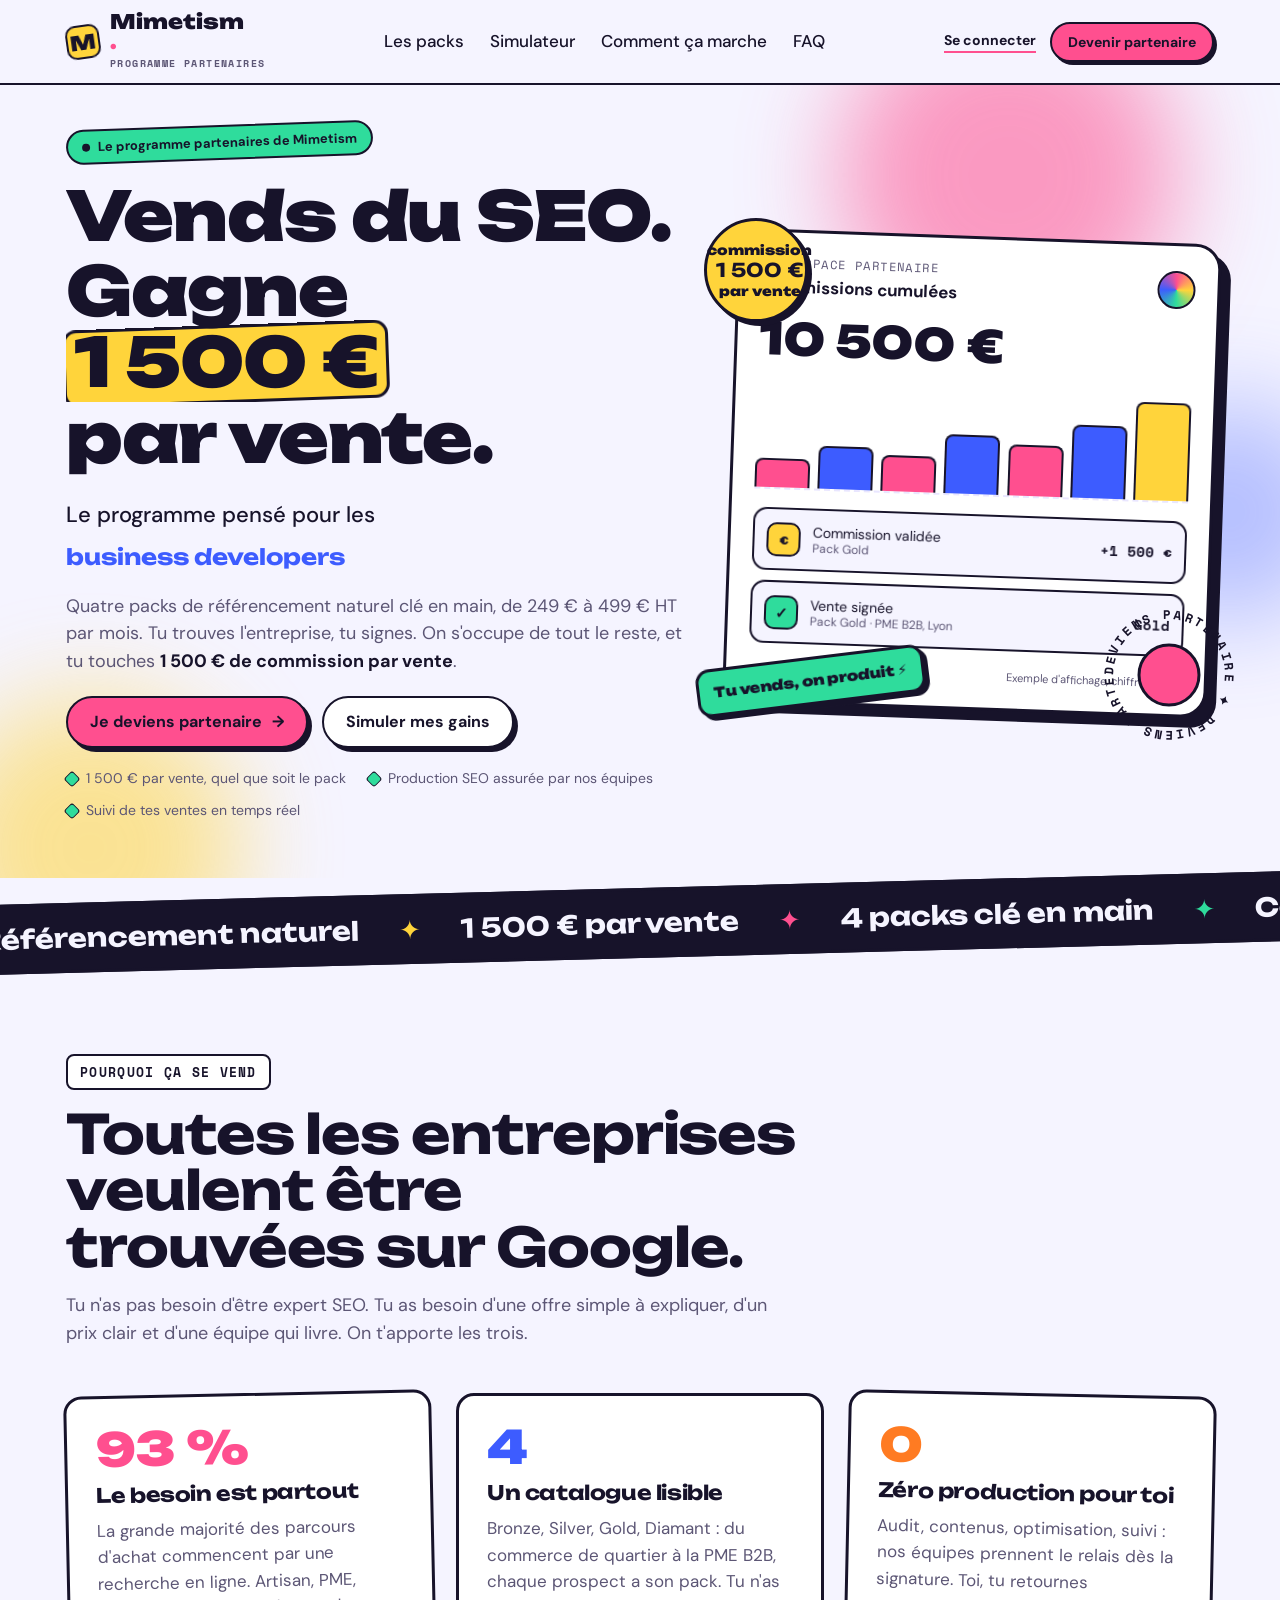
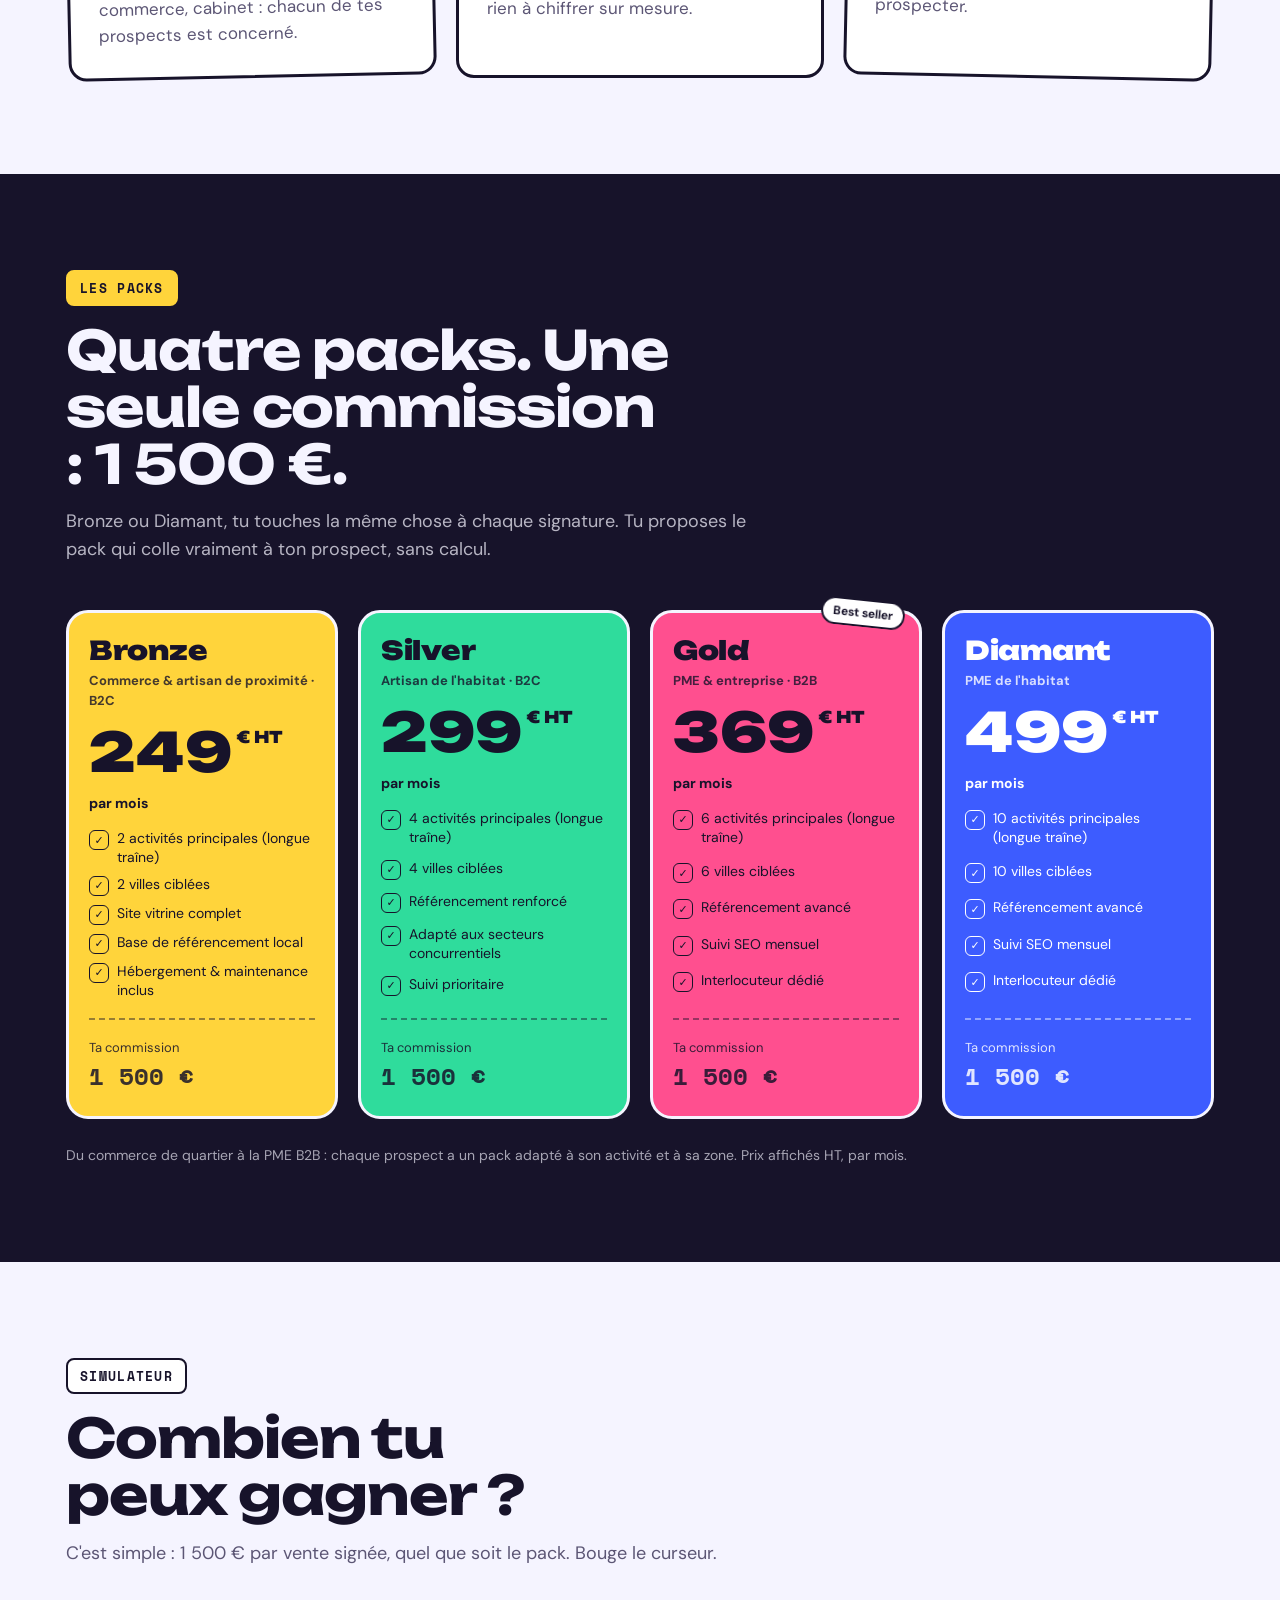
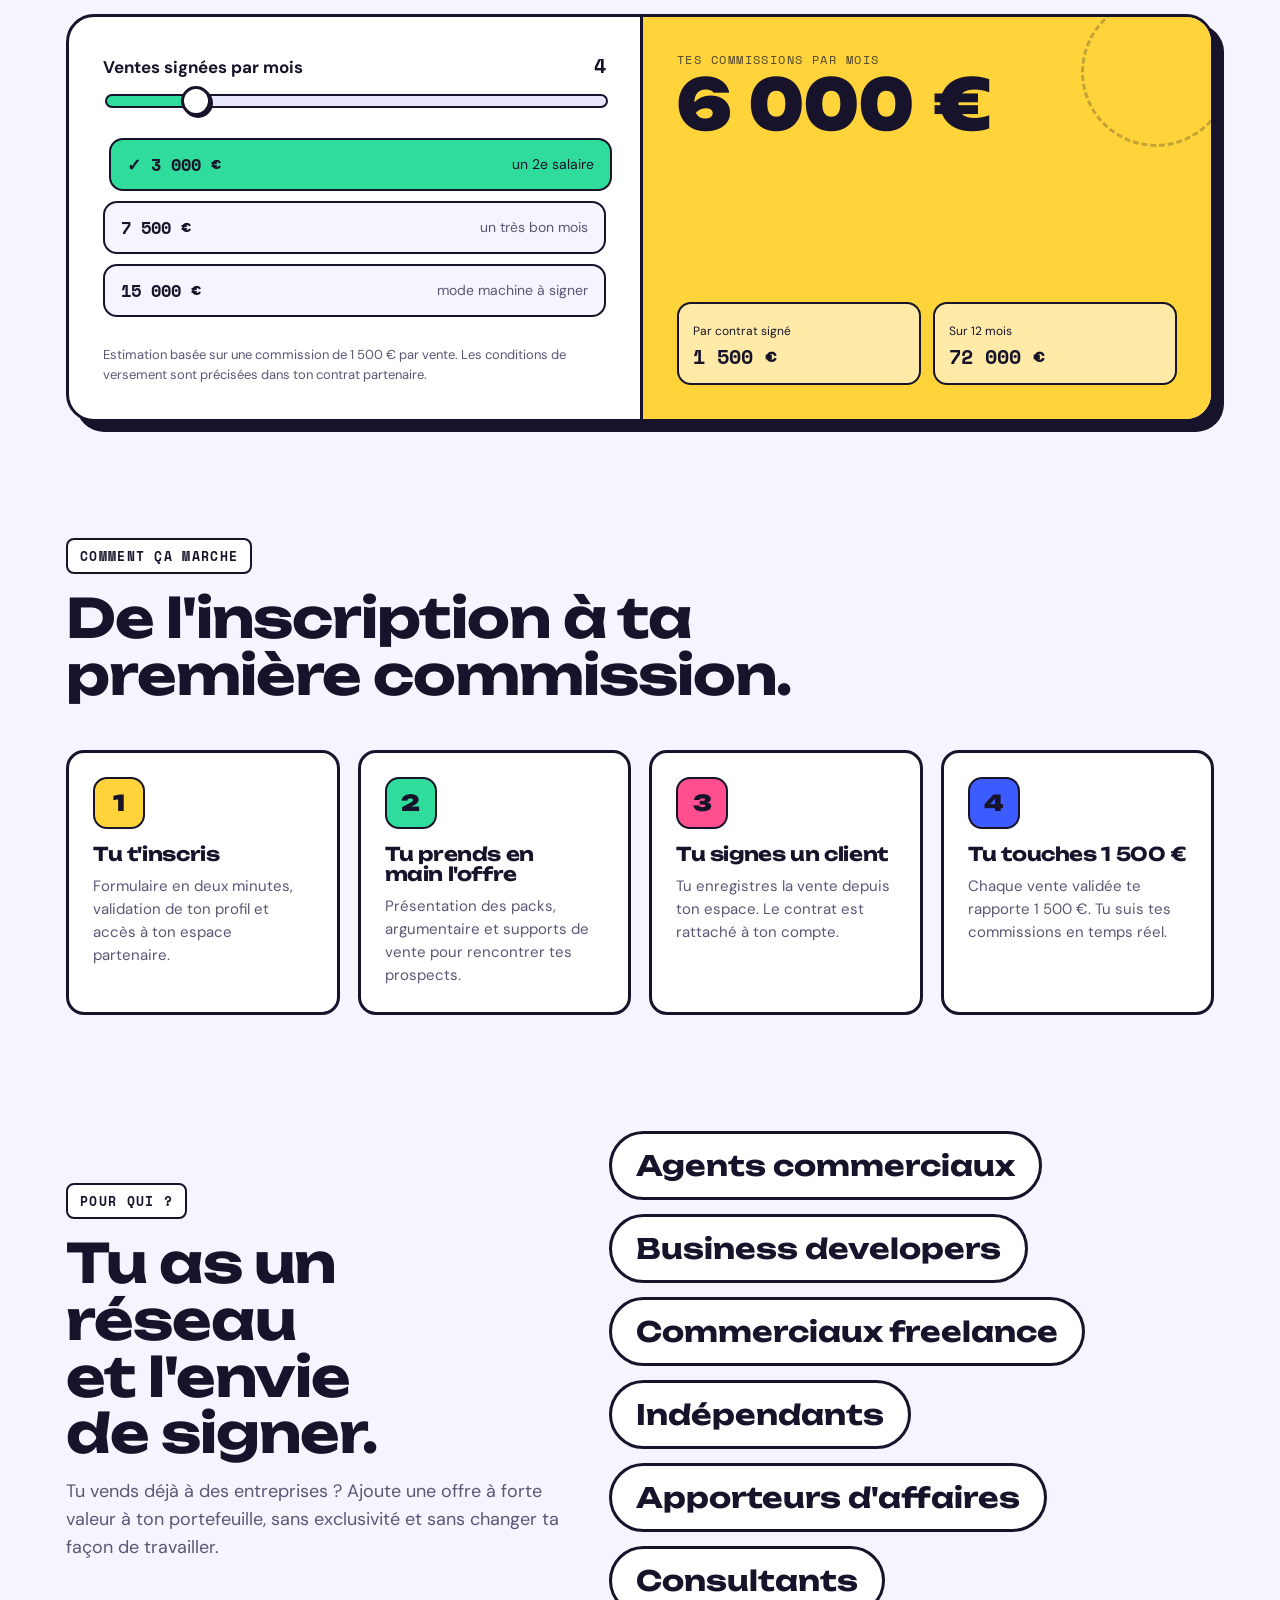
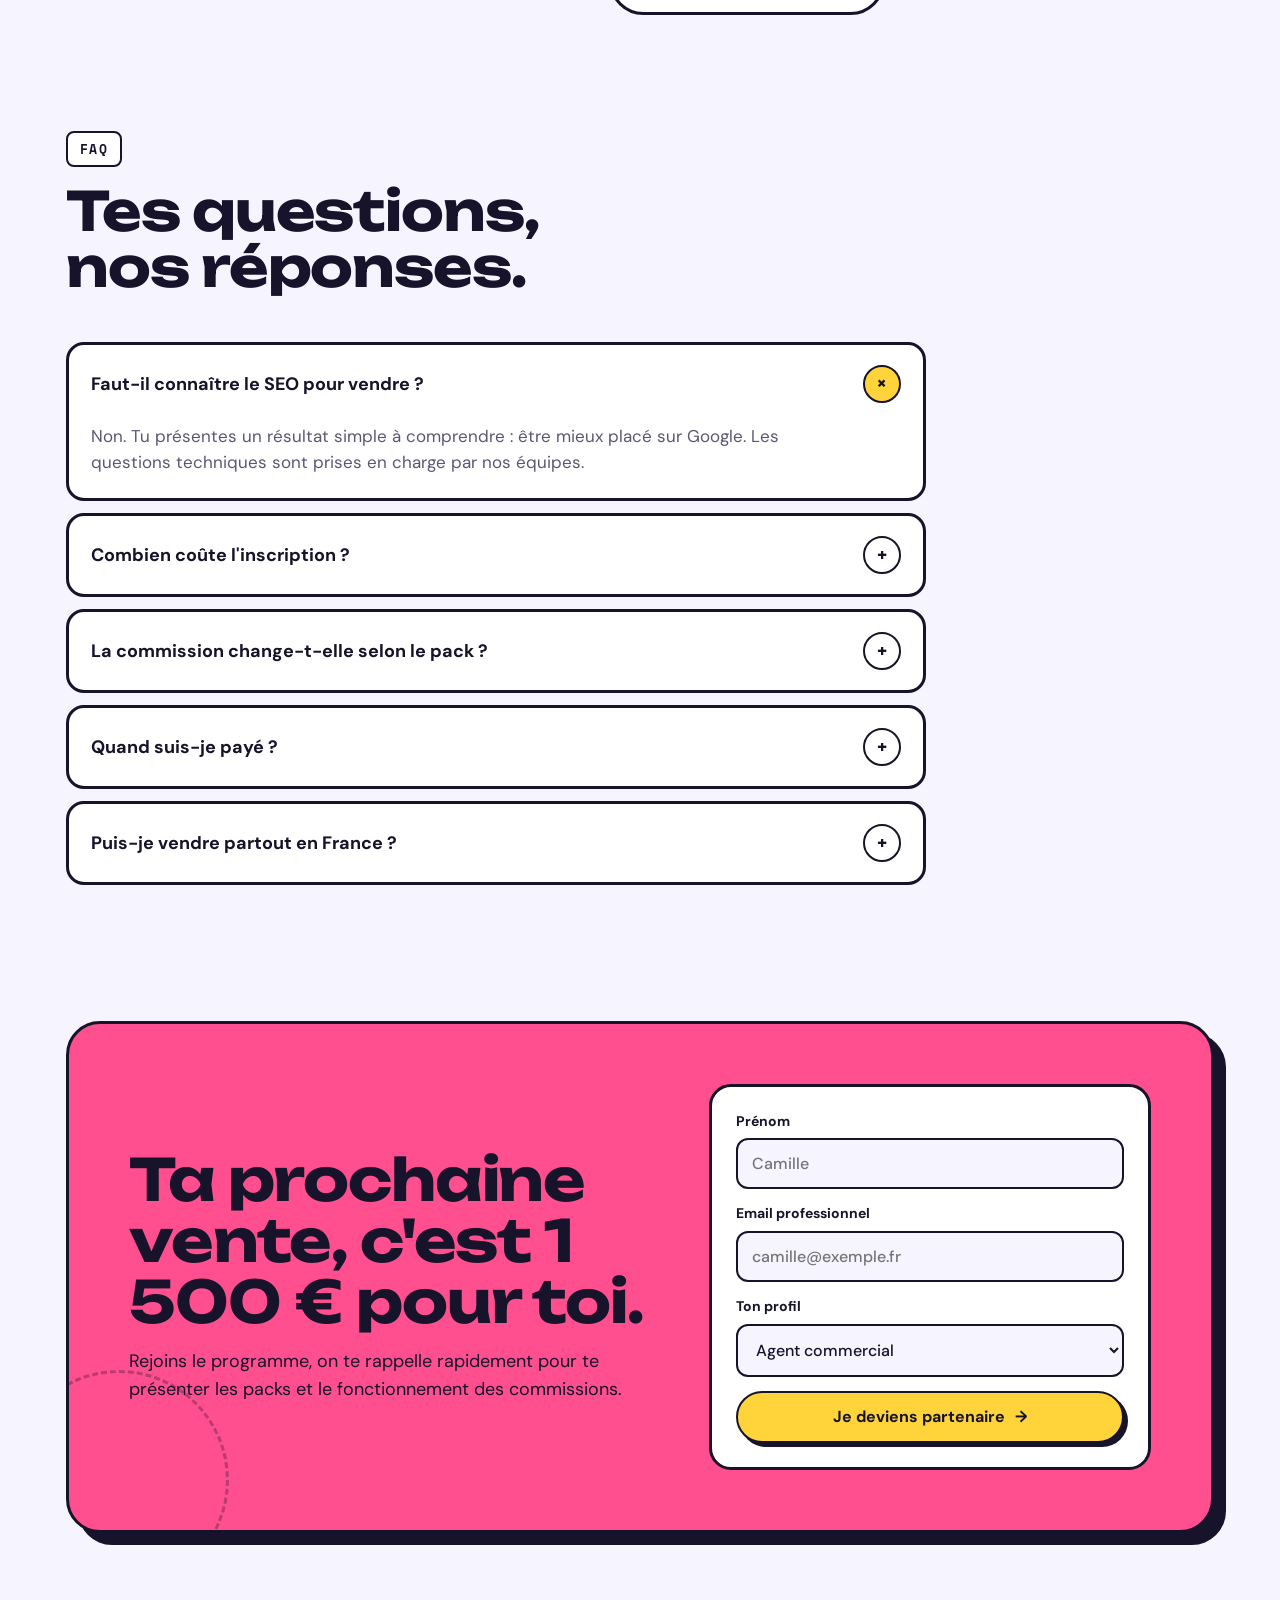
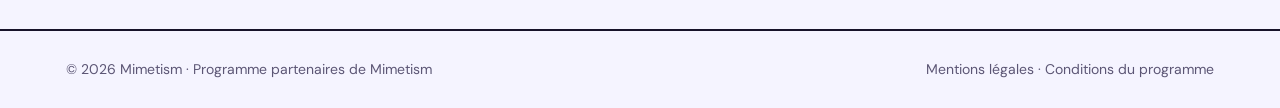
<file: index.html>
<!doctype html>
<html lang="fr">
<head>
<meta charset="utf-8">
<meta name="viewport" content="width=device-width, initial-scale=1, viewport-fit=cover">
<meta name="description" content="Le programme partenaires de Mimetism : vends du référencement naturel et gagne 1 500 € par vente.">
<style>:root{color-scheme:light;padding-top:env(safe-area-inset-top,0px);padding-bottom:env(safe-area-inset-bottom,0px)}body{margin:0}img{max-width:100%}[hidden]{display:none!important}</style>
<title>Mimetism Partenaires</title>
<meta name="claude:viewport-fit-sides" content="cover">
<link rel="preconnect" href="https://fonts.googleapis.com">
<link rel="preconnect" href="https://fonts.gstatic.com" crossorigin>
<link rel="stylesheet" href="https://fonts.googleapis.com/css2?family=Unbounded:wght@500;700;900&family=DM+Sans:opsz,wght@9..40,400;9..40,500;9..40,700&family=Space+Mono:wght@400;700&display=swap">
<style>
/* Layout : bandes pleine largeur aux couleurs franches, cartes "stickers" à bord épais et ombre décalée, un seul gros moment animé dans le hero */
:root{
  --bg:#F5F4FF; --surface:#FFFFFF; --ink:#17132A; --muted:#5C5675; --line:#17132A; --sh:#17132A;
  --yellow:#FFD43B; --pink:#FF4F8F; --mint:#2FDC9C; --blue:#3D5CFF; --orange:#FF7B22;
  --on-accent:#17132A; --soft:#E9E6FF;
  --f-display:"Unbounded", "Arial Black", system-ui, sans-serif;
  --f-body:"DM Sans", system-ui, -apple-system, "Segoe UI", sans-serif;
  --f-mono:"Space Mono", ui-monospace, "Cascadia Mono", monospace;
  --r:18px;
}
@media (prefers-color-scheme: dark){:root:not([data-theme="light"]){
  --bg:#120F1E; --surface:#1D1930; --ink:#F3F0FF; --muted:#B0A8CC; --line:#F3F0FF; --sh:#FF4F8F; --soft:#2A2442; color-scheme:dark;
}}
:root[data-theme="dark"]{
  --bg:#120F1E; --surface:#1D1930; --ink:#F3F0FF; --muted:#B0A8CC; --line:#F3F0FF; --sh:#FF4F8F; --soft:#2A2442; color-scheme:dark;
}
*{box-sizing:border-box}
html{scroll-behavior:smooth}
body{background:var(--bg);color:var(--ink);font-family:var(--f-body);font-size:17px;line-height:1.55;overflow-x:hidden}
.wrap{max-width:1180px;margin:0 auto;padding-left:max(16px, env(safe-area-inset-left, 0px));padding-right:max(16px, env(safe-area-inset-right, 0px))}
h1,h2,h3{font-family:var(--f-display);line-height:1.05;margin:0;text-wrap:balance;letter-spacing:-.02em}
h2{font-size:clamp(30px,5vw,54px)}
p{margin:0}
a{color:inherit}
:focus-visible{outline:3px solid var(--blue);outline-offset:3px;border-radius:6px}
.mono{font-family:var(--f-mono);font-variant-numeric:tabular-nums}
.label{font-family:var(--f-mono);font-size:12px;letter-spacing:.12em;text-transform:uppercase}

/* boutons */
.btn{display:inline-flex;align-items:center;gap:10px;font:700 16px/1 var(--f-body);padding:16px 22px;border:2.5px solid var(--line);border-radius:999px;background:var(--surface);color:var(--ink);text-decoration:none;cursor:pointer;box-shadow:4px 4px 0 var(--sh);transition:transform .15s, box-shadow .15s}
.btn:hover{transform:translate(-2px,-2px);box-shadow:6px 6px 0 var(--sh)}
.btn:active{transform:translate(3px,3px);box-shadow:1px 1px 0 var(--sh)}
.btn.primary{background:var(--pink);color:var(--on-accent)}
.btn .arrow{display:inline-block;transition:transform .2s}
.btn:hover .arrow{transform:translateX(4px) rotate(-8deg)}

/* nav */
body::before{content:"";position:fixed;inset:0 0 auto;height:env(safe-area-inset-top,0px);z-index:10;background:var(--bg)}
nav.top{position:sticky;top:env(safe-area-inset-top,0px);z-index:9;background:color-mix(in srgb, var(--bg) 85%, transparent);backdrop-filter:blur(10px);border-bottom:2px solid var(--line)}
nav.top .wrap{display:flex;align-items:center;justify-content:space-between;gap:16px;padding-block:12px}
.logo{display:flex;align-items:center;gap:10px;font:900 20px var(--f-display);text-decoration:none}
.logo i{width:34px;height:34px;border-radius:10px;background:var(--yellow);border:2.5px solid var(--line);display:grid;place-items:center;font-style:normal;color:var(--on-accent);transform:rotate(-8deg);transition:transform .3s}
.logo-txt{display:flex;flex-direction:column;line-height:1}
.logo-txt small{font:700 10px var(--f-mono);letter-spacing:.14em;text-transform:uppercase;color:var(--muted);margin-top:4px}
.logo:hover i{transform:rotate(12deg) scale(1.1)}
.navlinks{display:flex;gap:26px;font-weight:500}
.navlinks a{text-decoration:none;position:relative}
.navlinks a::after{content:"";position:absolute;left:0;right:0;bottom:-4px;height:3px;background:var(--pink);transform:scaleX(0);transform-origin:left;transition:transform .25s;border-radius:3px}
.navlinks a:hover::after{transform:scaleX(1)}
nav .btn{padding:11px 16px;font-size:14px;box-shadow:3px 3px 0 var(--sh)}
.login-link{font-weight:700;font-size:14px;text-decoration:none;border-bottom:2px solid var(--pink);white-space:nowrap}
@media (max-width:820px){.navlinks{display:none}}

/* hero */
.hero{position:relative;padding-block:40px 56px;overflow:hidden}
.hero .wrap{display:grid;grid-template-columns:1.12fr .88fr;gap:48px;align-items:center}
.hero-copy{min-width:0;display:flex;flex-direction:column;gap:20px;position:relative;z-index:2}
.tag{align-self:flex-start;display:inline-flex;gap:8px;align-items:center;background:var(--mint);color:var(--on-accent);border:2px solid var(--line);border-radius:999px;padding:7px 14px;font:700 13px var(--f-body);transform:rotate(-2deg)}
.tag .dot{width:8px;height:8px;border-radius:50%;background:var(--on-accent);animation:blink 1.4s infinite}
@keyframes blink{50%{opacity:.2}}
.hero h1{font-size:clamp(36px,min(5.4vw,8.5vh),68px);font-weight:900}
.hero h1 .line{display:block;overflow:hidden;padding-bottom:.06em}
.hero h1 .line > span{display:inline-block;animation:rise .9s cubic-bezier(.2,.9,.2,1.15) both}
.hero h1 .line:nth-child(2) > span{animation-delay:.12s}
.hero h1 .line:nth-child(3) > span{animation-delay:.24s}
@keyframes rise{from{transform:translateY(105%) rotate(4deg)}to{transform:none}}
.hl{position:relative;white-space:nowrap;color:var(--on-accent);padding:0 .12em}
.hl::before{content:"";position:absolute;inset:.08em -.04em .02em;background:var(--yellow);border:3px solid var(--line);border-radius:14px;transform:rotate(-2deg);z-index:-1;animation:pop .6s .7s cubic-bezier(.2,1.6,.4,1) both}
@keyframes pop{from{transform:scale(0) rotate(-12deg)}to{transform:rotate(-2deg)}}
.who{font-size:clamp(18px,2.2vw,22px);font-weight:500;display:flex;flex-wrap:wrap;gap:.35em;align-items:baseline}
.rot{display:inline-grid;height:1.5em;overflow:hidden;vertical-align:bottom}
.rot b{grid-area:1/1;font-family:var(--f-display);font-weight:700;transform:translateY(110%);opacity:0;transition:transform .5s cubic-bezier(.2,.9,.2,1.2),opacity .3s}
.rot b.on{transform:none;opacity:1}
.rot b.out{transform:translateY(-110%);opacity:0}
.rot b:nth-child(1){color:var(--pink)} .rot b:nth-child(2){color:var(--blue)} .rot b:nth-child(3){color:var(--orange)} .rot b:nth-child(4){color:var(--mint)}
.lede{color:var(--muted);max-width:52ch;font-size:18px}
.lede strong{color:var(--ink)}
.ctas{display:flex;flex-wrap:wrap;gap:14px}
.facts{display:flex;flex-wrap:wrap;gap:10px 22px;font-size:14px;color:var(--muted)}
.facts span{display:inline-flex;align-items:center;gap:8px}
.facts span::before{content:"";width:10px;height:10px;border-radius:3px;background:var(--mint);border:1.5px solid var(--line);transform:rotate(45deg)}

/* visuel hero : espace partenaire */
.stage{position:relative;min-width:0;min-height:460px}
.panel{position:relative;z-index:2;background:var(--surface);border:3px solid var(--line);border-radius:26px;box-shadow:10px 10px 0 var(--sh);padding:22px;display:flex;flex-direction:column;gap:18px;transform:rotate(2deg);animation:float 6s ease-in-out infinite}
@keyframes float{50%{transform:rotate(1deg) translateY(-10px)}}
.panel-head{display:flex;justify-content:space-between;align-items:center;gap:10px}
.panel-head .label{color:var(--muted)}
.avatar{width:38px;height:38px;border-radius:50%;background:conic-gradient(var(--pink),var(--yellow),var(--mint),var(--blue),var(--pink));border:2.5px solid var(--line)}
.big{font:900 clamp(32px,4vw,44px)/1 var(--f-display)}
.bars{display:flex;align-items:flex-end;gap:8px;height:110px;padding-top:6px;border-bottom:2px dashed var(--soft)}
.bars i{flex:1;border:2px solid var(--line);border-bottom:0;border-radius:8px 8px 0 0;background:var(--blue);transform-origin:bottom;animation:grow 1s cubic-bezier(.2,1.3,.4,1) both}
.bars i:nth-child(odd){background:var(--pink)}
.bars i:last-child{background:var(--yellow)}
@keyframes grow{from{transform:scaleY(0)}}
.notifs{display:grid;gap:10px;min-height:136px}
.notif{display:flex;align-items:center;gap:12px;padding:10px 12px;border:2px solid var(--line);border-radius:14px;background:var(--bg);font-size:14px;animation:slidein .55s cubic-bezier(.2,1.3,.4,1) both}
.notif .ico{flex:none;width:34px;height:34px;border-radius:10px;display:grid;place-items:center;border:2px solid var(--line);font:700 15px var(--f-mono);color:var(--on-accent)}
.notif .t{min-width:0;flex:1;line-height:1.3}
.notif .t small{display:block;color:var(--muted);font-size:12px}
.notif .amt{font:700 14px var(--f-mono);white-space:nowrap}
@keyframes slidein{from{opacity:0;transform:translateX(40px) scale(.9)}}
.demo-note{font-size:11px;color:var(--muted);text-align:right}

.sticker{position:absolute;z-index:3;border:3px solid var(--line);color:var(--on-accent);font-family:var(--f-display);font-weight:900;display:grid;place-items:center;text-align:center;box-shadow:4px 4px 0 var(--sh)}
.s-48{top:-18px;left:-26px;width:104px;height:104px;border-radius:50%;background:var(--yellow);font-size:13px;line-height:1.1;animation:wobble 4s ease-in-out infinite}
.s-48 b{display:block;font-size:19px;margin:3px 0;white-space:nowrap}
@keyframes wobble{50%{transform:rotate(-14deg) scale(1.05)}}
.s-zap{bottom:6px;left:-34px;padding:10px 14px;border-radius:14px;background:var(--mint);font-size:14px;transform:rotate(-7deg);animation:bob 3.4s ease-in-out infinite}
@keyframes bob{50%{transform:rotate(-3deg) translateY(-12px)}}
.ring{position:absolute;right:-30px;bottom:-40px;width:150px;height:150px;z-index:3;animation:spin 14s linear infinite}
.ring text{font:700 12.5px var(--f-mono);letter-spacing:.18em;fill:var(--ink)}
@keyframes spin{to{transform:rotate(360deg)}}
.ring .core{fill:var(--pink);stroke:var(--line);stroke-width:3}
.blob{position:absolute;border-radius:50%;filter:blur(50px);opacity:.55;z-index:0;pointer-events:none}
.b1{width:340px;height:340px;background:var(--pink);top:-80px;right:8%;animation:drift 12s ease-in-out infinite}
.b2{width:300px;height:300px;background:var(--yellow);bottom:-120px;left:-60px;animation:drift 15s ease-in-out infinite reverse}
.b3{width:220px;height:220px;background:var(--blue);top:40%;right:-60px;opacity:.35;animation:drift 10s ease-in-out infinite}
@keyframes drift{50%{transform:translate(40px,30px) scale(1.15)}}

@media (max-width:940px){
  .hero .wrap{grid-template-columns:1fr}
  .stage{max-width:470px;width:100%;margin:28px auto 0;min-height:0}
  .s-48{left:-6px;top:-30px;width:88px;height:88px}
  .s-48{font-size:11px}
  .s-48 b{font-size:16px}
  .s-zap{left:-6px}
  .ring{right:-6px;width:120px;height:120px}
}

/* marquee */
.marquee{background:var(--ink);color:var(--bg);border-block:3px solid var(--line);overflow:hidden;transform:rotate(-1.5deg);margin:10px -20px 0}
.marquee .track{display:flex;gap:40px;width:max-content;padding-block:16px;animation:scroll 28s linear infinite;font:700 clamp(18px,2.4vw,26px) var(--f-display);white-space:nowrap}
.marquee .track span{display:inline-flex;align-items:center;gap:40px}
.marquee .track span::after{content:"✦";color:var(--yellow)}
.marquee .track span:nth-child(3n+2)::after{color:var(--pink)}
.marquee .track span:nth-child(3n)::after{color:var(--mint)}
@keyframes scroll{to{transform:translateX(-50%)}}

section.block{padding-block:96px}
.head{display:flex;flex-direction:column;gap:16px;margin-bottom:46px;max-width:760px}
.head p{color:var(--muted);font-size:18px;max-width:60ch}
.eyebrow{align-self:flex-start;font:700 13px var(--f-mono);letter-spacing:.1em;text-transform:uppercase;padding:6px 12px;border-radius:8px;border:2px solid var(--line);background:var(--surface)}

/* pourquoi */
.why{display:grid;grid-template-columns:repeat(3,1fr);gap:22px}
.why article{background:var(--surface);border:3px solid var(--line);border-radius:var(--r);padding:28px;display:flex;flex-direction:column;gap:12px;transition:transform .25s}
.why article:nth-child(1){transform:rotate(-1.2deg)} .why article:nth-child(3){transform:rotate(1.2deg)}
.why article:hover{transform:rotate(0) translateY(-6px)}
.why .num{font:900 46px/1 var(--f-display)}
.why article:nth-child(1) .num{color:var(--pink)} .why article:nth-child(2) .num{color:var(--blue)} .why article:nth-child(3) .num{color:var(--orange)}
.why h3{font-size:20px}
.why p{color:var(--muted)}
@media (max-width:860px){.why{grid-template-columns:1fr}.why article{transform:none!important}}

/* packs */
#packs{background:var(--ink);color:var(--bg)}
#packs .head p{color:color-mix(in srgb, var(--bg) 72%, var(--ink))}
#packs .eyebrow{background:var(--yellow);color:var(--on-accent);border-color:var(--yellow)}
.packs{display:grid;grid-template-columns:repeat(4,1fr);gap:20px;perspective:900px}
.pack{--c:var(--yellow);position:relative;background:var(--c);color:var(--on-accent);border:3px solid var(--bg);border-radius:22px;padding:24px 20px 22px;display:flex;flex-direction:column;gap:14px;transition:transform .2s ease-out;transform-style:preserve-3d;min-width:0}
.pack:nth-child(2){--c:var(--mint)} .pack:nth-child(3){--c:var(--pink)} .pack:nth-child(4){--c:var(--blue);color:#fff}
.pack .pname{font:700 13px var(--f-mono);letter-spacing:.1em;text-transform:uppercase}
.pack .price{font:900 clamp(40px,4.4vw,54px)/1 var(--f-display);display:flex;align-items:flex-start;gap:4px}
.pack .price sup{font-size:.4em;margin-top:.25em}
.pack .per{font-weight:700;font-size:14px}
.pack hr{border:0;border-top:2px dashed currentColor;opacity:.45;margin:4px 0;width:100%}
.pack .pname{font:900 26px/1 var(--f-display);letter-spacing:-.01em;text-transform:none}
.pack .target{font-size:13px;font-weight:700;opacity:.8;margin-top:-6px}
.pack .price sup{font-size:.3em;white-space:nowrap}
.pack .feat{list-style:none;margin:0;padding:0;display:grid;gap:8px;font-size:14px;line-height:1.35;flex:1}
.pack .feat li{display:flex;gap:8px}
.pack .feat li::before{content:"✓";flex:none;width:18px;height:18px;border-radius:6px;display:grid;place-items:center;font-size:11px;font-weight:700;border:1.5px solid currentColor;margin-top:1px}
.pack .tv{font-size:13px;opacity:.85}
.pack .tv b{display:block;font:700 24px var(--f-mono);opacity:1}
.pack .badge{position:absolute;top:-14px;right:14px;background:var(--surface);color:var(--ink);border:2.5px solid var(--line);border-radius:999px;padding:4px 10px;font:700 12px var(--f-body);transform:rotate(6deg)}
.packs-note{margin-top:26px;font-size:14px;color:color-mix(in srgb, var(--bg) 65%, var(--ink))}
@media (max-width:980px){.packs{grid-template-columns:repeat(2,1fr)}}
@media (max-width:520px){.packs{grid-template-columns:1fr}}

/* simulateur */
.sim{display:grid;grid-template-columns:1fr 1fr;border:3px solid var(--line);border-radius:28px;overflow:hidden;box-shadow:10px 10px 0 var(--sh);background:var(--surface)}
.sim-in{padding:34px;display:flex;flex-direction:column;gap:28px;min-width:0}
.sim-out{padding:34px;background:var(--yellow);color:var(--on-accent);display:flex;flex-direction:column;justify-content:space-between;gap:24px;border-left:3px solid var(--line);position:relative;overflow:hidden;min-width:0}
.field{display:flex;flex-direction:column;gap:12px}
.field .row{display:flex;justify-content:space-between;align-items:baseline;gap:10px;font-weight:700}
.field .row output{font:700 20px var(--f-mono)}
.seg{display:grid;grid-template-columns:repeat(4,1fr);gap:8px}
.seg button{font:700 15px var(--f-mono);padding:12px 4px;border:2.5px solid var(--line);border-radius:12px;background:var(--bg);color:var(--ink);cursor:pointer;transition:transform .15s, background .15s}
.seg button:hover{transform:translateY(-2px)}
.seg button[aria-pressed="true"]{background:var(--pink);color:var(--on-accent);box-shadow:3px 3px 0 var(--sh)}
input[type=range]{-webkit-appearance:none;appearance:none;width:100%;height:14px;border-radius:99px;border:2.5px solid var(--line);background:linear-gradient(90deg,var(--mint) var(--p,50%),var(--soft) var(--p,50%));cursor:pointer}
input[type=range]::-webkit-slider-thumb{-webkit-appearance:none;width:30px;height:30px;border-radius:50%;background:var(--surface);border:3px solid var(--line);box-shadow:2px 2px 0 var(--sh);transition:transform .15s}
input[type=range]::-webkit-slider-thumb:hover{transform:scale(1.15)}
input[type=range]::-moz-range-thumb{width:26px;height:26px;border-radius:50%;background:var(--surface);border:3px solid var(--line)}
.hint{font-size:13px;color:var(--muted)}
.milestones{display:grid;gap:10px}
.milestones div{display:flex;justify-content:space-between;align-items:center;gap:12px;padding:12px 16px;border:2.5px solid var(--line);border-radius:14px;background:var(--bg);transition:background .25s, transform .3s cubic-bezier(.2,1.6,.4,1)}
.milestones b{font:700 17px var(--f-mono)}
.milestones span{font-size:14px;color:var(--muted);text-align:right}
.milestones div.hit{background:var(--mint);color:var(--on-accent);transform:translateX(6px)}
.milestones div.hit span{color:var(--on-accent)}
.milestones div.hit b::before{content:"✓ "}
.sim-out .label{opacity:.75}
.res-big{font:900 clamp(42px,6vw,70px)/1 var(--f-display);font-variant-numeric:tabular-nums;word-break:break-word}
.res-row{display:grid;grid-template-columns:1fr 1fr;gap:12px}
.res-row div{background:rgba(255,255,255,.55);border:2.5px solid #17132A;border-radius:14px;padding:12px 14px}
.res-row b{display:block;font:700 20px var(--f-mono)}
.res-row small{font-size:12px}
.coins{position:absolute;right:-20px;top:-20px;width:150px;height:150px;border-radius:50%;border:3px dashed #17132A;opacity:.25;animation:spin 20s linear infinite}
.bump{animation:bump .35s}
@keyframes bump{40%{transform:scale(1.06) rotate(-1deg)}}
@media (max-width:860px){.sim{grid-template-columns:1fr}.sim-out{border-left:0;border-top:3px solid var(--line)}.sim-in,.sim-out{padding:24px}}

/* étapes */
.steps{display:grid;grid-template-columns:repeat(4,1fr);gap:18px;counter-reset:s;position:relative}
.step{background:var(--surface);border:3px solid var(--line);border-radius:var(--r);padding:24px;display:flex;flex-direction:column;gap:10px;position:relative;min-width:0}
.step::before{counter-increment:s;content:counter(s);width:48px;height:48px;border-radius:14px;display:grid;place-items:center;font:900 22px var(--f-display);border:2.5px solid var(--line);background:var(--c,var(--yellow));color:var(--on-accent);margin-bottom:6px;transition:transform .3s cubic-bezier(.2,1.6,.4,1)}
.step:hover::before{transform:rotate(-12deg) scale(1.12)}
.step:nth-child(2){--c:var(--mint)} .step:nth-child(3){--c:var(--pink)} .step:nth-child(4){--c:var(--blue)}
.step h3{font-size:19px}
.step p{color:var(--muted);font-size:15px}
@media (max-width:900px){.steps{grid-template-columns:repeat(2,1fr)}}
@media (max-width:520px){.steps{grid-template-columns:1fr}}

/* profils */
.profiles{display:flex;flex-wrap:wrap;gap:14px}
.chip{font:700 clamp(18px,2.6vw,28px) var(--f-display);padding:14px 24px;border:3px solid var(--line);border-radius:999px;background:var(--surface);transition:transform .25s cubic-bezier(.2,1.6,.4,1), background .2s;cursor:default}
.chip:nth-child(4n+1):hover{background:var(--yellow);color:var(--on-accent);transform:rotate(-4deg) scale(1.05)}
.chip:nth-child(4n+2):hover{background:var(--mint);color:var(--on-accent);transform:rotate(3deg) scale(1.05)}
.chip:nth-child(4n+3):hover{background:var(--pink);color:var(--on-accent);transform:rotate(-3deg) scale(1.05)}
.chip:nth-child(4n):hover{background:var(--blue);color:#fff;transform:rotate(4deg) scale(1.05)}
.profiles-wrap{display:grid;grid-template-columns:.9fr 1.1fr;gap:48px;align-items:center}
@media (max-width:860px){.profiles-wrap{grid-template-columns:1fr}}

/* faq */
.faq{display:grid;gap:12px;max-width:860px}
.faq details{border:3px solid var(--line);border-radius:var(--r);background:var(--surface);overflow:hidden}
.faq summary{list-style:none;cursor:pointer;padding:20px 22px;font:700 18px var(--f-body);display:flex;justify-content:space-between;align-items:center;gap:14px}
.faq summary::-webkit-details-marker{display:none}
.faq summary::after{content:"+";flex:none;width:34px;height:34px;border-radius:50%;display:grid;place-items:center;border:2.5px solid var(--line);font:700 20px var(--f-mono);transition:transform .3s, background .2s}
.faq details[open] summary::after{transform:rotate(135deg);background:var(--yellow);color:var(--on-accent)}
.faq details p{padding:0 22px 22px;color:var(--muted);max-width:65ch}

/* cta final */
.final{padding-block:40px 96px}
.final-card{position:relative;overflow:hidden;background:var(--pink);color:var(--on-accent);border:3px solid var(--line);border-radius:34px;box-shadow:12px 12px 0 var(--sh);padding:clamp(26px,5vw,60px);display:grid;grid-template-columns:1.1fr .9fr;gap:40px;align-items:center}
.final-card h2{font-size:clamp(32px,5vw,58px)}
.final-card p{margin-top:16px;font-size:18px;max-width:42ch}
form.join{background:var(--surface);color:var(--ink);border:3px solid #17132A;border-radius:22px;padding:24px;display:flex;flex-direction:column;gap:14px;position:relative;z-index:2}
form.join label{font-weight:700;font-size:14px;display:flex;flex-direction:column;gap:6px}
form.join input,form.join select{font:500 16px var(--f-body);padding:13px 14px;border:2.5px solid var(--line);border-radius:12px;background:var(--bg);color:var(--ink);width:100%}
form.join input:focus,form.join select:focus{outline:none;box-shadow:0 0 0 4px color-mix(in srgb, var(--blue) 35%, transparent)}
form.join .btn{justify-content:center;background:var(--yellow);color:var(--on-accent)}
.ok{display:none;text-align:center;padding:30px 10px;gap:10px;flex-direction:column;align-items:center}
.ok b{font:900 26px var(--f-display)}
.ok span{color:var(--muted);font-size:14px}
form.join.done > :not(.ok){display:none}
form.join.done .ok{display:flex}
.final-card .ring2{position:absolute;left:-60px;bottom:-60px;width:220px;height:220px;border-radius:50%;border:3px dashed #17132A;opacity:.3;animation:spin 18s linear infinite}
@media (max-width:860px){.final-card{grid-template-columns:1fr}}
#confetti{position:fixed;inset:0;pointer-events:none;z-index:50;width:100%;height:100%}

footer{border-top:2px solid var(--line);padding-block:28px;font-size:14px;color:var(--muted)}
footer .wrap{display:flex;flex-wrap:wrap;justify-content:space-between;gap:12px}

/* apparition au scroll (amélioration progressive, contenu visible sans) */
@supports (animation-timeline: view()){
  .rv{animation:rv linear both;animation-timeline:view();animation-range:entry 0% cover 28%}
  @keyframes rv{from{opacity:0;transform:translateY(50px) scale(.96)}}
}
@media (prefers-reduced-motion: reduce){
  *,*::before,*::after{animation:none!important;transition:none!important}
  .rot b{opacity:0}.rot b.on{opacity:1;transform:none}
}
</style>
</head>
<body>

<nav class="top" aria-label="Navigation principale">
  <div class="wrap">
    <a class="logo" href="#top"><i>M</i><span class="logo-txt">Mimetism<span style="color:var(--pink)">.</span><small>Programme partenaires</small></span></a>
    <div class="navlinks">
      <a href="#packs">Les packs</a>
      <a href="#simulateur">Simulateur</a>
      <a href="#comment">Comment ça marche</a>
      <a href="#faq">FAQ</a>
    </div>
    <div style="display:flex;align-items:center;gap:14px">
      <a href="connexion.html" class="login-link">Se connecter</a>
      <a class="btn primary" href="#rejoindre">Devenir partenaire</a>
    </div>
  </div>
</nav>

<header class="hero" id="top">
  <div class="blob b1"></div><div class="blob b2"></div><div class="blob b3"></div>
  <div class="wrap">
    <div class="hero-copy">
      <span class="tag"><span class="dot"></span>Le programme partenaires de Mimetism</span>
      <h1>
        <span class="line"><span>Vends du SEO.</span></span>
        <span class="line"><span>Gagne <span class="hl">1 500 €</span></span></span>
        <span class="line"><span>par vente.</span></span>
      </h1>
      <p class="who">Le programme pensé pour les
        <span class="rot" aria-live="polite">
          <b class="on">agents commerciaux</b><b>business developers</b><b>commerciaux freelance</b><b>indépendants</b>
        </span>
      </p>
      <p class="lede">Quatre packs de référencement naturel clé en main, de 249 € à 499 € HT par mois. Tu trouves l'entreprise, tu signes. On s'occupe de tout le reste, et tu touches <strong>1 500 € de commission par vente</strong>.</p>
      <div class="ctas">
        <a class="btn primary" href="#rejoindre">Je deviens partenaire <span class="arrow">→</span></a>
        <a class="btn" href="#simulateur">Simuler mes gains</a>
      </div>
      <div class="facts">
        <span>1 500 € par vente, quel que soit le pack</span>
        <span>Production SEO assurée par nos équipes</span>
        <span>Suivi de tes ventes en temps réel</span>
      </div>
    </div>

    <div class="stage" aria-label="Aperçu de l'espace partenaire">
      <div class="sticker s-48"><span>commission<b>1 500 €</b>par vente</span></div>
      <div class="sticker s-zap">Tu vends, on produit ⚡</div>
      <svg class="ring" viewBox="0 0 150 150" aria-hidden="true">
        <defs><path id="circ" d="M75,75 m-56,0 a56,56 0 1,1 112,0 a56,56 0 1,1 -112,0"/></defs>
        <circle class="core" cx="75" cy="75" r="30"/>
        <text><textPath href="#circ">DEVIENS PARTENAIRE ✦ DEVIENS PARTENAIRE ✦ </textPath></text>
      </svg>
      <div class="panel">
        <div class="panel-head">
          <div>
            <div class="label">Ton espace partenaire</div>
            <div style="font-weight:700">Commissions cumulées</div>
          </div>
          <div class="avatar"></div>
        </div>
        <div class="big mono" id="heroAmount">9 000 €</div>
        <div class="bars" aria-hidden="true">
          <i style="height:28%;animation-delay:.5s"></i><i style="height:42%;animation-delay:.58s"></i><i style="height:35%;animation-delay:.66s"></i><i style="height:58%;animation-delay:.74s"></i><i style="height:50%;animation-delay:.82s"></i><i style="height:72%;animation-delay:.9s"></i><i style="height:96%;animation-delay:.98s"></i>
        </div>
        <div class="notifs" id="notifs"></div>
        <div class="demo-note">Exemple d'affichage, chiffres fictifs</div>
      </div>
    </div>
  </div>
</header>

<div class="marquee" aria-hidden="true">
  <div class="track">
    <span>Référencement naturel</span><span>1 500 € par vente</span><span>4 packs clé en main</span><span>Commissions</span><span>Business developers</span><span>Freelances</span><span>Agents commerciaux</span><span>Indépendants</span>
    <span>Référencement naturel</span><span>1 500 € par vente</span><span>4 packs clé en main</span><span>Commissions</span><span>Business developers</span><span>Freelances</span><span>Agents commerciaux</span><span>Indépendants</span>
  </div>
</div>

<section class="block" id="pourquoi">
  <div class="wrap">
    <div class="head rv">
      <span class="eyebrow">Pourquoi ça se vend</span>
      <h2>Toutes les entreprises veulent être trouvées sur Google.</h2>
      <p>Tu n'as pas besoin d'être expert SEO. Tu as besoin d'une offre simple à expliquer, d'un prix clair et d'une équipe qui livre. On t'apporte les trois.</p>
    </div>
    <div class="why">
      <article class="rv">
        <div class="num">93 %</div>
        <h3>Le besoin est partout</h3>
        <p>La grande majorité des parcours d'achat commencent par une recherche en ligne. Artisan, PME, commerce, cabinet : chacun de tes prospects est concerné.</p>
      </article>
      <article class="rv">
        <div class="num">4</div>
        <h3>Un catalogue lisible</h3>
        <p>Bronze, Silver, Gold, Diamant : du commerce de quartier à la PME B2B, chaque prospect a son pack. Tu n'as rien à chiffrer sur mesure.</p>
      </article>
      <article class="rv">
        <div class="num">0</div>
        <h3>Zéro production pour toi</h3>
        <p>Audit, contenus, optimisation, suivi : nos équipes prennent le relais dès la signature. Toi, tu retournes prospecter.</p>
      </article>
    </div>
  </div>
</section>

<section class="block" id="packs">
  <div class="wrap">
    <div class="head rv">
      <span class="eyebrow">Les packs</span>
      <h2>Quatre packs. Une seule commission : 1 500 €.</h2>
      <p>Bronze ou Diamant, tu touches la même chose à chaque signature. Tu proposes le pack qui colle vraiment à ton prospect, sans calcul.</p>
    </div>
    <div class="packs">
      <article class="pack rv" data-tilt>
        <div class="pname">Bronze</div>
        <div class="target">Commerce &amp; artisan de proximité · B2C</div>
        <div class="price">249<sup>€ HT</sup></div>
        <div class="per">par mois</div>
        <ul class="feat">
          <li>2 activités principales (longue traîne)</li>
          <li>2 villes ciblées</li>
          <li>Site vitrine complet</li>
          <li>Base de référencement local</li>
          <li>Hébergement &amp; maintenance inclus</li>
        </ul>
        <hr>
        <div class="tv">Ta commission<b class="count" data-to="1500">1 500 €</b></div>
      </article>
      <article class="pack rv" data-tilt>
        <div class="pname">Silver</div>
        <div class="target">Artisan de l'habitat · B2C</div>
        <div class="price">299<sup>€ HT</sup></div>
        <div class="per">par mois</div>
        <ul class="feat">
          <li>4 activités principales (longue traîne)</li>
          <li>4 villes ciblées</li>
          <li>Référencement renforcé</li>
          <li>Adapté aux secteurs concurrentiels</li>
          <li>Suivi prioritaire</li>
        </ul>
        <hr>
        <div class="tv">Ta commission<b class="count" data-to="1500">1 500 €</b></div>
      </article>
      <article class="pack rv" data-tilt>
        <span class="badge">Best seller</span>
        <div class="pname">Gold</div>
        <div class="target">PME &amp; entreprise · B2B</div>
        <div class="price">369<sup>€ HT</sup></div>
        <div class="per">par mois</div>
        <ul class="feat">
          <li>6 activités principales (longue traîne)</li>
          <li>6 villes ciblées</li>
          <li>Référencement avancé</li>
          <li>Suivi SEO mensuel</li>
          <li>Interlocuteur dédié</li>
        </ul>
        <hr>
        <div class="tv">Ta commission<b class="count" data-to="1500">1 500 €</b></div>
      </article>
      <article class="pack rv" data-tilt>
        <div class="pname">Diamant</div>
        <div class="target">PME de l'habitat</div>
        <div class="price">499<sup>€ HT</sup></div>
        <div class="per">par mois</div>
        <ul class="feat">
          <li>10 activités principales (longue traîne)</li>
          <li>10 villes ciblées</li>
          <li>Référencement avancé</li>
          <li>Suivi SEO mensuel</li>
          <li>Interlocuteur dédié</li>
        </ul>
        <hr>
        <div class="tv">Ta commission<b class="count" data-to="1500">1 500 €</b></div>
      </article>
    </div>
    <p class="packs-note">Du commerce de quartier à la PME B2B : chaque prospect a un pack adapté à son activité et à sa zone. Prix affichés HT, par mois.</p>
  </div>
</section>

<section class="block" id="simulateur">
  <div class="wrap">
    <div class="head rv">
      <span class="eyebrow">Simulateur</span>
      <h2>Combien tu peux gagner ?</h2>
      <p>C'est simple : 1 500 € par vente signée, quel que soit le pack. Bouge le curseur.</p>
    </div>
    <div class="sim rv">
      <div class="sim-in">
        <div class="field">
          <div class="row"><label for="sales">Ventes signées par mois</label><output id="salesOut" for="sales">4</output></div>
          <input type="range" id="sales" min="1" max="20" value="4">
        </div>
        <div class="milestones" id="miles" aria-live="polite">
          <div data-goal="3000"><b>3 000 €</b><span>un 2e salaire</span></div>
          <div data-goal="7500"><b>7 500 €</b><span>un très bon mois</span></div>
          <div data-goal="15000"><b>15 000 €</b><span>mode machine à signer</span></div>
        </div>
        <p class="hint">Estimation basée sur une commission de 1 500 € par vente. Les conditions de versement sont précisées dans ton contrat partenaire.</p>
      </div>
      <div class="sim-out" aria-live="polite">
        <div class="coins"></div>
        <div>
          <div class="label">Tes commissions par mois</div>
          <div class="res-big" id="resMonth">6 000 €</div>
        </div>
        <div class="res-row">
          <div><small>Par contrat signé</small><b id="resUnit">1 771 €</b></div>
          <div><small>Sur 12 mois</small><b id="resYear">63 763 €</b></div>
        </div>
      </div>
    </div>
  </div>
</section>

<section class="block" id="comment" style="padding-top:20px">
  <div class="wrap">
    <div class="head rv">
      <span class="eyebrow">Comment ça marche</span>
      <h2>De l'inscription à ta première commission.</h2>
    </div>
    <div class="steps">
      <div class="step rv"><h3>Tu t'inscris</h3><p>Formulaire en deux minutes, validation de ton profil et accès à ton espace partenaire.</p></div>
      <div class="step rv"><h3>Tu prends en main l'offre</h3><p>Présentation des packs, argumentaire et supports de vente pour rencontrer tes prospects.</p></div>
      <div class="step rv"><h3>Tu signes un client</h3><p>Tu enregistres la vente depuis ton espace. Le contrat est rattaché à ton compte.</p></div>
      <div class="step rv"><h3>Tu touches 1 500 €</h3><p>Chaque vente validée te rapporte 1 500 €. Tu suis tes commissions en temps réel.</p></div>
    </div>
  </div>
</section>

<section class="block" style="padding-top:20px">
  <div class="wrap profiles-wrap">
    <div class="head rv" style="margin:0">
      <span class="eyebrow">Pour qui ?</span>
      <h2>Tu as un réseau et l'envie de signer.</h2>
      <p>Tu vends déjà à des entreprises ? Ajoute une offre à forte valeur à ton portefeuille, sans exclusivité et sans changer ta façon de travailler.</p>
    </div>
    <div class="profiles rv">
      <span class="chip">Agents commerciaux</span>
      <span class="chip">Business developers</span>
      <span class="chip">Commerciaux freelance</span>
      <span class="chip">Indépendants</span>
      <span class="chip">Apporteurs d'affaires</span>
      <span class="chip">Consultants</span>
    </div>
  </div>
</section>

<section class="block" id="faq" style="padding-top:20px">
  <div class="wrap">
    <div class="head rv">
      <span class="eyebrow">FAQ</span>
      <h2>Tes questions, nos réponses.</h2>
    </div>
    <div class="faq rv">
      <details open><summary>Faut-il connaître le SEO pour vendre ?</summary><p>Non. Tu présentes un résultat simple à comprendre : être mieux placé sur Google. Les questions techniques sont prises en charge par nos équipes.</p></details>
      <details><summary>Combien coûte l'inscription ?</summary><p>L'inscription au programme est gratuite. Tu ne paies rien pour rejoindre le réseau ni pour accéder aux supports de vente.</p></details>
      <details><summary>La commission change-t-elle selon le pack ?</summary><p>Non. Tu touches 1 500 € par vente, que ton client choisisse Bronze, Silver, Gold ou Diamant. Tu proposes le pack le plus adapté, sans arrière-pensée.</p></details>
      <details><summary>Quand suis-je payé ?</summary><p>Les modalités et le calendrier de versement des commissions sont détaillés dans ton contrat partenaire. Tu suis chaque paiement depuis ton espace.</p></details>
      <details><summary>Puis-je vendre partout en France ?</summary><p>Oui. Tu prospectes où tu veux, en présentiel ou à distance.</p></details>
    </div>
  </div>
</section>

<section class="final" id="rejoindre">
  <div class="wrap">
    <div class="final-card rv">
      <div class="ring2"></div>
      <div style="position:relative;z-index:2">
        <h2>Ta prochaine vente, c'est 1 500 € pour toi.</h2>
        <p>Rejoins le programme, on te rappelle rapidement pour te présenter les packs et le fonctionnement des commissions.</p>
      </div>
      <form class="join" id="joinForm" novalidate>
        <label for="fname">Prénom<input id="fname" name="fname" autocomplete="given-name" placeholder="Camille" required></label>
        <label for="femail">Email professionnel<input id="femail" name="femail" type="email" autocomplete="email" placeholder="camille@exemple.fr" required></label>
        <label for="fprofile">Ton profil
          <select id="fprofile" name="fprofile">
            <option>Agent commercial</option>
            <option>Business developer</option>
            <option>Commercial freelance</option>
            <option>Indépendant</option>
            <option>Autre</option>
          </select>
        </label>
        <button class="btn" type="submit">Je deviens partenaire <span class="arrow">→</span></button>
        <div class="ok" role="status"><b>Bienvenue à bord !</b><span>Maquette : l'envoi du formulaire sera branché dans l'application.</span></div>
      </form>
    </div>
  </div>
</section>

<footer>
  <div class="wrap"><span>© 2026 Mimetism · Programme partenaires de Mimetism</span><span>Mentions légales · Conditions du programme</span></div>
</footer>
<canvas id="confetti" aria-hidden="true"></canvas>

<script>
(function(){
  const reduce = matchMedia('(prefers-reduced-motion: reduce)').matches;
  const fmt = n => Math.round(n).toLocaleString('fr-FR').replace(/ /g,' ') + ' €';

  // mot tournant
  const words=[...document.querySelectorAll('.rot b')]; let wi=0;
  if(!reduce) setInterval(()=>{
    const cur=words[wi]; cur.classList.remove('on'); cur.classList.add('out');
    setTimeout(()=>cur.classList.remove('out'),500);
    wi=(wi+1)%words.length; words[wi].classList.add('on');
  },2200);

  // notifications démo
  const box=document.getElementById('notifs');
  const feed=[
    {i:'✓',c:'var(--mint)',t:'Vente signée',s:'Pack Gold · PME B2B, Lyon',a:'Gold'},
    {i:'€',c:'var(--yellow)',t:'Commission validée',s:'Pack Gold',a:'+1 500 €'},
    {i:'✓',c:'var(--pink)',t:'Vente signée',s:'Pack Diamant · Rénovation, Nantes',a:'Diamant'},
    {i:'€',c:'var(--yellow)',t:'Commission validée',s:'Pack Diamant',a:'+1 500 €'},
    {i:'✓',c:'var(--blue)',t:'Vente signée',s:'Pack Bronze · Boulangerie, Lille',a:'Bronze'},
    {i:'€',c:'var(--yellow)',t:'Commission validée',s:'Pack Bronze',a:'+1 500 €'}
  ];
  let fi=0, total=9000;
  function push(){
    const f=feed[fi%feed.length]; fi++;
    const el=document.createElement('div'); el.className='notif';
    el.innerHTML=`<span class="ico" style="background:${f.c}">${f.i}</span><span class="t">${f.t}<small>${f.s}</small></span><span class="amt">${f.a}</span>`;
    box.prepend(el);
    while(box.children.length>3) box.lastElementChild.remove();
    if(f.a.startsWith('+')){ const add=parseInt(f.a.replace(/\D/g,'')); countTo(document.getElementById('heroAmount'), total, total+add, 900); total+=add; }
  }
  push(); push();
  if(!reduce) setInterval(push,2600);

  function countTo(el, from, to, dur){
    if(reduce){ el.textContent=fmt(to); return; }
    const t0=performance.now();
    (function step(t){ const p=Math.min(1,(t-t0)/dur), e=1-Math.pow(1-p,3);
      el.textContent=fmt(from+(to-from)*e); if(p<1) requestAnimationFrame(step); })(t0);
  }

  // compteurs des packs
  const io=new IntersectionObserver(es=>es.forEach(e=>{ if(e.isIntersecting){ countTo(e.target,0,+e.target.dataset.to,1200); io.unobserve(e.target);} }),{threshold:.6});
  document.querySelectorAll('.count').forEach(c=>io.observe(c));

  // tilt des packs
  if(!reduce) document.querySelectorAll('[data-tilt]').forEach(c=>{
    c.addEventListener('pointermove',e=>{ const r=c.getBoundingClientRect(), x=(e.clientX-r.left)/r.width-.5, y=(e.clientY-r.top)/r.height-.5;
      c.style.transform=`rotateY(${x*14}deg) rotateX(${-y*14}deg) translateY(-6px)`; });
    c.addEventListener('pointerleave',()=>c.style.transform='');
  });

  // simulateur
  const COMMISSION=1500;
  const sales=document.getElementById('sales');
  const setFill=i=>i.style.setProperty('--p',((i.value-i.min)/(i.max-i.min)*100)+'%');
  function calc(){
    const month=COMMISSION*sales.value;
    document.getElementById('salesOut').textContent=sales.value;
    document.getElementById('resUnit').textContent=fmt(COMMISSION);
    document.getElementById('resYear').textContent=fmt(month*12);
    const big=document.getElementById('resMonth'); big.textContent=fmt(month);
    big.classList.remove('bump'); void big.offsetWidth; big.classList.add('bump');
    document.querySelectorAll('#miles [data-goal]').forEach(m=>m.classList.toggle('hit', month>=+m.dataset.goal));
    setFill(sales);
  }
  sales.addEventListener('input',calc); calc();

  // confettis
  const cv=document.getElementById('confetti'), ctx=cv.getContext('2d');
  function confetti(){
    if(reduce) return;
    cv.width=innerWidth; cv.height=innerHeight;
    const cols=['#FFD43B','#FF4F8F','#2FDC9C','#3D5CFF','#FF7B22'];
    const ps=Array.from({length:160},()=>({x:innerWidth/2,y:innerHeight*.6,vx:(Math.random()-.5)*16,vy:-Math.random()*16-6,s:Math.random()*8+5,r:Math.random()*6,vr:(Math.random()-.5)*.3,c:cols[Math.random()*5|0]}));
    let f=0;(function tick(){ ctx.clearRect(0,0,cv.width,cv.height);
      ps.forEach(p=>{p.vy+=.45;p.x+=p.vx;p.y+=p.vy;p.r+=p.vr;ctx.save();ctx.translate(p.x,p.y);ctx.rotate(p.r);ctx.fillStyle=p.c;ctx.fillRect(-p.s/2,-p.s/3,p.s,p.s*.66);ctx.restore();});
      if(++f<150) requestAnimationFrame(tick); else ctx.clearRect(0,0,cv.width,cv.height); })();
  }
  const form=document.getElementById('joinForm');
  form.addEventListener('submit',e=>{
    e.preventDefault();
    const em=document.getElementById('femail'), fn=document.getElementById('fname');
    if(!fn.value.trim()){fn.focus();return;}
    if(!em.checkValidity()||!em.value){em.focus();return;}
    form.classList.add('done'); confetti();
  });
})();
</script>
</body>
</html>
</file>
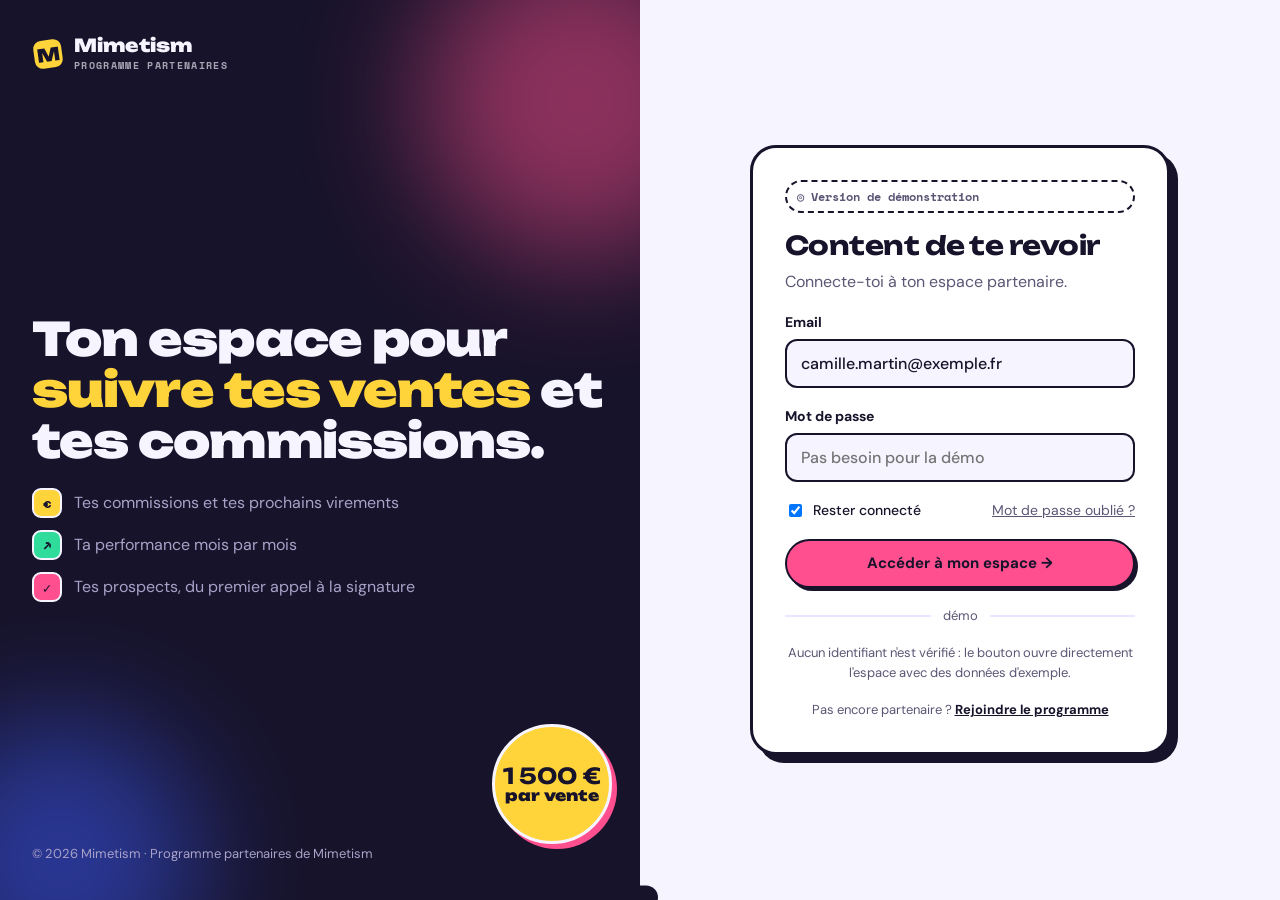
<file: connexion.html>
<!doctype html>
<html lang="fr">
<head>
<meta charset="utf-8">
<meta name="viewport" content="width=device-width, initial-scale=1, viewport-fit=cover">
<title>Connexion Partenaires Mimetism</title>
<meta name="description" content="Connexion à l'espace partenaire Mimetism.">
<link rel="preconnect" href="https://fonts.googleapis.com">
<link rel="preconnect" href="https://fonts.gstatic.com" crossorigin>
<link rel="stylesheet" href="https://fonts.googleapis.com/css2?family=Unbounded:wght@500;700;900&family=DM+Sans:opsz,wght@9..40,400;9..40,500;9..40,700&family=Space+Mono:wght@400;700&display=swap">
<link rel="stylesheet" href="partenaire.css">
<style>
.login{min-height:100vh;min-height:100dvh;display:grid;grid-template-columns:1fr 1fr}
.pitch{position:relative;overflow:hidden;background:var(--side);color:var(--side-fg);display:flex;flex-direction:column;justify-content:space-between;gap:40px;padding-block:36px;padding-left:max(32px, env(safe-area-inset-left,0px));padding-right:32px}
.pitch h1{font-size:clamp(30px,3.6vw,50px);font-weight:900;max-width:14ch;position:relative;z-index:2}
.pitch h1 span{color:var(--yellow)}
.pitch ul{list-style:none;padding:0;margin:22px 0 0;display:grid;gap:12px;position:relative;z-index:2}
.pitch li{display:flex;gap:12px;align-items:center;color:var(--side-muted)}
.pitch li b{flex:none;width:30px;height:30px;border-radius:9px;display:grid;place-items:center;color:#17132A;font:700 14px var(--f-mono);border:2px solid var(--side-fg)}
.pitch li:nth-child(1) b{background:var(--yellow)} .pitch li:nth-child(2) b{background:var(--mint)} .pitch li:nth-child(3) b{background:var(--pink)}
.pitch .foot{color:var(--side-muted);font-size:13px;position:relative;z-index:2}
.blob{position:absolute;border-radius:50%;filter:blur(60px);opacity:.5;pointer-events:none}
.b1{width:320px;height:320px;background:var(--pink);right:-100px;top:-60px;animation:drift 12s ease-in-out infinite}
.b2{width:280px;height:280px;background:var(--blue);left:-80px;bottom:-100px;animation:drift 14s ease-in-out infinite reverse}
@keyframes drift{50%{transform:translate(30px,40px) scale(1.15)}}
.coin{position:absolute;right:28px;bottom:56px;width:120px;height:120px;border-radius:50%;background:var(--yellow);border:3px solid var(--side-fg);display:grid;place-items:center;color:#17132A;font:900 15px/1.1 var(--f-display);text-align:center;box-shadow:5px 5px 0 var(--pink);animation:wob 4s ease-in-out infinite;z-index:1}
.coin b{display:block;font-size:22px}
@keyframes wob{50%{transform:rotate(-12deg) translateY(-10px)}}

.formside{display:grid;place-items:center;padding-block:40px;padding-left:max(16px, env(safe-area-inset-left,0px));padding-right:max(16px, env(safe-area-inset-right,0px))}
.card{width:100%;max-width:420px;background:var(--surface);border:3px solid var(--line);border-radius:26px;box-shadow:8px 8px 0 var(--sh);padding:32px;display:flex;flex-direction:column;gap:18px;animation:in .6s cubic-bezier(.2,1.3,.4,1) both}
@keyframes in{from{opacity:0;transform:translateY(30px) rotate(-2deg)}}
.card h2{font-size:26px}
.card .sub{color:var(--muted);margin-top:-8px}
.row{display:flex;justify-content:space-between;align-items:center;gap:10px;font-size:14px;flex-wrap:wrap}
.row label{display:flex;gap:8px;align-items:center;font-weight:500}
.row a{color:var(--muted)}
.card .btn{width:100%;padding:15px}
.or{display:flex;align-items:center;gap:12px;color:var(--muted);font-size:13px}
.or::before,.or::after{content:"";flex:1;height:2px;background:var(--soft)}
.note{font-size:13px;color:var(--muted);text-align:center}
.note a{font-weight:700;color:var(--ink)}
@media (max-width:860px){
  .login{grid-template-columns:1fr}
  .pitch{padding-right:max(16px, env(safe-area-inset-right,0px));padding-left:max(16px, env(safe-area-inset-left,0px));gap:20px;padding-block:24px}
  .pitch ul,.coin,.pitch .foot{display:none}
  .card{padding:24px}
}
</style>
</head>
<body>
<div class="login">
  <aside class="pitch">
    <div class="blob b1"></div><div class="blob b2"></div>
    <a class="logo" href="index.html"><i>M</i><span class="logo-txt">Mimetism<small>Programme partenaires</small></span></a>
    <div>
      <h1>Ton espace pour <span>suivre tes ventes</span> et tes commissions.</h1>
      <ul>
        <li><b>€</b>Tes commissions et tes prochains virements</li>
        <li><b>↗</b>Ta performance mois par mois</li>
        <li><b>✓</b>Tes prospects, du premier appel à la signature</li>
      </ul>
    </div>
    <div class="coin"><span><b>1 500 €</b>par vente</span></div>
    <p class="foot">© 2026 Mimetism · Programme partenaires de Mimetism</p>
  </aside>

  <main class="formside">
    <form class="card" id="loginForm" novalidate>
      <span class="demo-badge">◎ Version de démonstration</span>
      <h2>Content de te revoir</h2>
      <p class="sub">Connecte-toi à ton espace partenaire.</p>
      <label class="field" for="email">Email
        <input id="email" type="email" autocomplete="username" value="camille.martin@exemple.fr">
      </label>
      <label class="field" for="pwd">Mot de passe
        <input id="pwd" type="password" autocomplete="current-password" placeholder="Pas besoin pour la démo">
      </label>
      <div class="row">
        <label for="remember"><input id="remember" type="checkbox" checked> Rester connecté</label>
        <a href="#" id="forgot">Mot de passe oublié ?</a>
      </div>
      <button class="btn primary" type="submit">Accéder à mon espace →</button>
      <div class="or">démo</div>
      <p class="note">Aucun identifiant n'est vérifié : le bouton ouvre directement l'espace avec des données d'exemple.</p>
      <p class="note">Pas encore partenaire ? <a href="index.html#rejoindre">Rejoindre le programme</a></p>
    </form>
  </main>
</div>
<div class="toast" id="toast" role="status"></div>
<script>
document.getElementById('loginForm').addEventListener('submit', e => {
  e.preventDefault();
  location.href = 'espace.html';
});
document.getElementById('forgot').addEventListener('click', e => {
  e.preventDefault();
  const t = document.getElementById('toast');
  t.textContent = 'Démo : la réinitialisation du mot de passe arrivera avec l\'application.';
  t.classList.add('show'); setTimeout(() => t.classList.remove('show'), 2800);
});
</script>
</body>
</html>
</file>
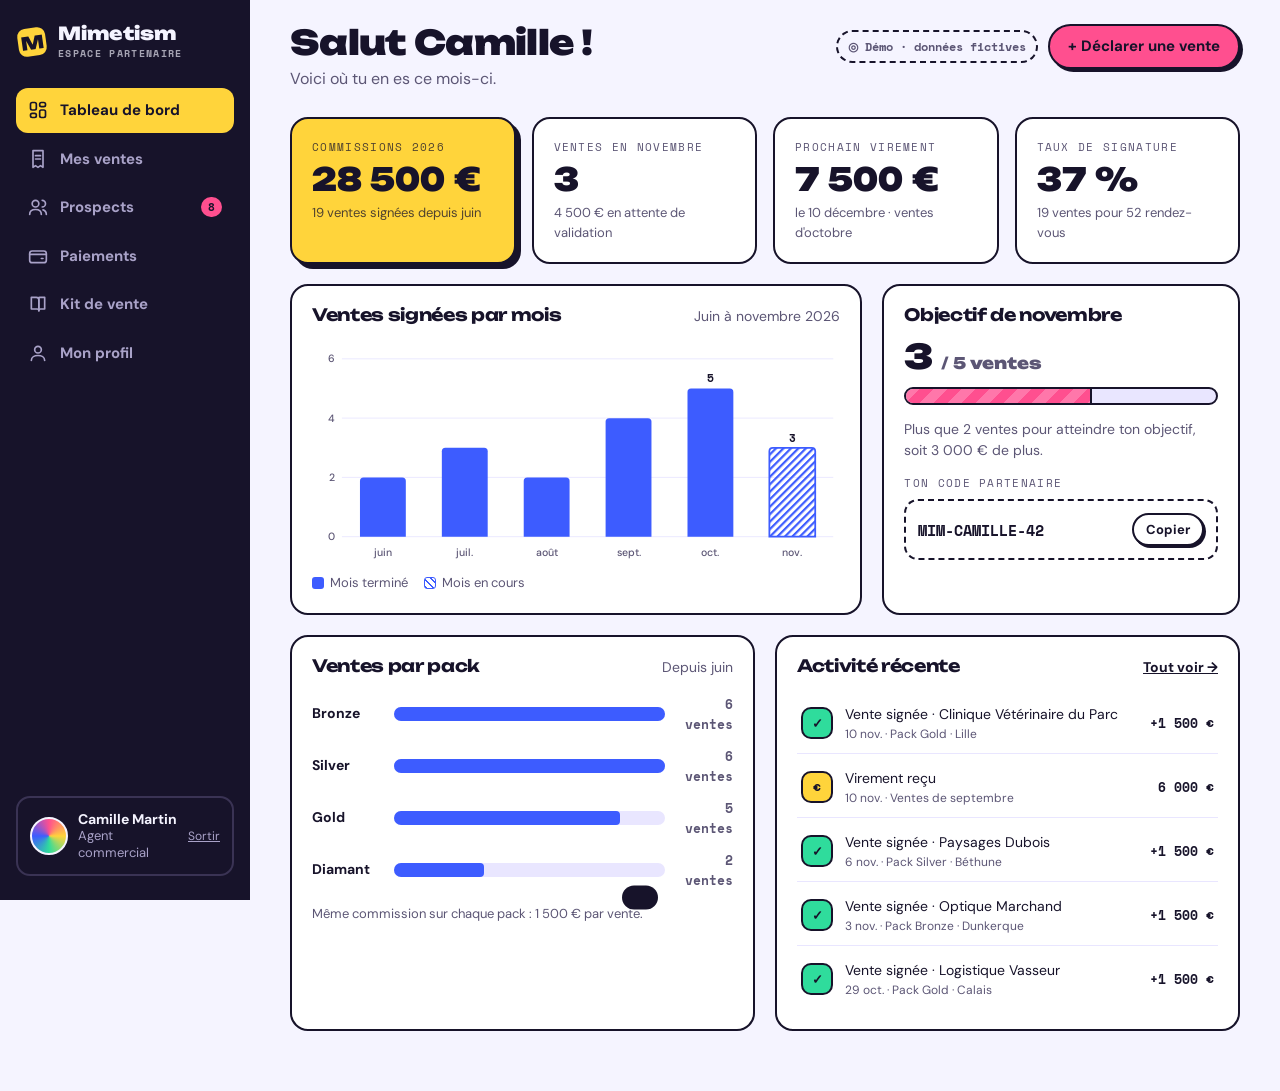
<file: espace.html>
<!doctype html>
<html lang="fr">
<head>
<meta charset="utf-8">
<meta name="viewport" content="width=device-width, initial-scale=1, viewport-fit=cover">
<title>Espace Partenaire Mimetism</title>
<meta name="description" content="Espace partenaire Mimetism (démo) : ventes, commissions, prospects et paiements.">
<link rel="preconnect" href="https://fonts.googleapis.com">
<link rel="preconnect" href="https://fonts.gstatic.com" crossorigin>
<link rel="stylesheet" href="https://fonts.googleapis.com/css2?family=Unbounded:wght@500;700;900&family=DM+Sans:opsz,wght@9..40,400;9..40,500;9..40,700&family=Space+Mono:wght@400;700&display=swap">
<link rel="stylesheet" href="partenaire.css">
<style>
/* Layout : barre latérale sombre + zone de travail en cartes à bord épais ; résumé en haut, détail en dessous */
.app{display:grid;grid-template-columns:250px 1fr;min-height:100vh;min-height:100dvh}
.side{background:var(--side);color:var(--side-fg);padding:24px 16px;padding-left:max(16px, env(safe-area-inset-left,0px));display:flex;flex-direction:column;gap:28px;position:sticky;top:0;height:100vh;height:100dvh}
.nav{display:flex;flex-direction:column;gap:4px}
.nav a{display:flex;align-items:center;gap:12px;padding:11px 12px;border-radius:12px;text-decoration:none;color:var(--side-muted);font-weight:700;font-size:15px;transition:background .15s,color .15s,transform .2s}
.nav a svg{flex:none;width:20px;height:20px;fill:none;stroke:currentColor;stroke-width:2;stroke-linecap:round;stroke-linejoin:round}
.nav a:hover{color:var(--side-fg);transform:translateX(3px)}
.nav a.on{background:var(--yellow);color:#17132A}
.nav a .count{margin-left:auto;font:700 11px var(--f-mono);background:var(--pink);color:#17132A;border-radius:99px;padding:2px 7px}
.me{margin-top:auto;display:flex;align-items:center;gap:10px;padding:12px;border:2px solid #3A3354;border-radius:14px}
.me .av{flex:none;width:38px;height:38px;border-radius:50%;background:conic-gradient(var(--pink),var(--yellow),var(--mint),var(--blue),var(--pink));border:2px solid var(--side-fg)}
.me div{min-width:0;font-size:13px;line-height:1.3}
.me b{display:block;font-size:14px}
.me span{color:var(--side-muted)}
.me a{margin-left:auto;color:var(--side-muted);font-size:12px}

main{min-width:0;padding-block:24px 60px;padding-left:max(16px, min(4vw,40px));padding-right:max(16px, env(safe-area-inset-right,0px), min(4vw,40px))}
.top{display:flex;justify-content:space-between;align-items:flex-start;gap:16px;flex-wrap:wrap;margin-bottom:26px}
.top h1{font-size:clamp(24px,3vw,34px);font-weight:900}
.top p{color:var(--muted);margin-top:6px}
.top .actions{display:flex;gap:10px;align-items:center;flex-wrap:wrap}

.view{display:flex;flex-direction:column;gap:20px;animation:viewin .4s cubic-bezier(.2,1.2,.4,1)}
@keyframes viewin{from{opacity:0;transform:translateY(14px)}}
.card{background:var(--surface);border:2.5px solid var(--line);border-radius:var(--r);padding:20px;min-width:0}
.card h2{font-size:17px;font-weight:700}
.card-head{display:flex;justify-content:space-between;align-items:baseline;gap:12px;flex-wrap:wrap;margin-bottom:16px}
.card-head p{color:var(--muted);font-size:14px}

.kpis{display:grid;grid-template-columns:repeat(4,1fr);gap:16px}
.kpi{position:relative;overflow:hidden;display:flex;flex-direction:column;gap:6px}
.kpi .v{font:900 clamp(24px,2.6vw,32px)/1.1 var(--f-display);font-variant-numeric:tabular-nums}
.kpi .d{font-size:13px;color:var(--muted)}
.kpi.hero{background:var(--yellow);color:#17132A;box-shadow:5px 5px 0 var(--sh)}
.kpi.hero .label,.kpi.hero .d{color:#17132A;opacity:.75}
.kpi .tagup{align-self:flex-start;font:700 12px var(--f-mono);padding:3px 8px;border-radius:99px;background:var(--mint);color:#17132A;border:1.5px solid #17132A}

.grid2{display:grid;grid-template-columns:1.6fr 1fr;gap:20px}
.grid2b{display:grid;grid-template-columns:1fr 1fr;gap:20px}

/* graphique */
.chart{position:relative}
.chart svg{display:block;width:100%;height:auto;overflow:visible}
.chart .grid line{stroke:var(--soft);stroke-width:1}
.chart .ax{fill:var(--muted);font:500 12px var(--f-body)}
.chart .bar{fill:var(--blue);transition:opacity .15s}
.chart .bar.cur{fill:url(#hatch);stroke:var(--blue);stroke-width:2}
.chart .hit{fill:transparent;cursor:default}
.chart .hit:hover + .bar, .chart .bar.hl{opacity:.75}
.chart .lab{fill:var(--ink);font:700 12px var(--f-mono)}
.tip{position:absolute;pointer-events:none;background:var(--ink);color:var(--bg);padding:8px 11px;border-radius:10px;font-size:13px;line-height:1.35;transform:translate(-50%,-110%);white-space:nowrap;opacity:0;transition:opacity .12s}
.tip b{font-family:var(--f-mono)}
.legend{display:flex;gap:16px;flex-wrap:wrap;font-size:13px;color:var(--muted);margin-top:10px}
.legend span{display:inline-flex;align-items:center;gap:6px}
.legend i{width:12px;height:12px;border-radius:3px;background:var(--blue);display:inline-block}
.legend i.h{background:repeating-linear-gradient(45deg,var(--blue) 0 2px,transparent 2px 5px);border:1.5px solid var(--blue)}

/* objectif */
.goal{display:flex;flex-direction:column;gap:14px}
.goal .big{font:900 34px/1 var(--f-display)}
.goal .big small{font-size:16px;color:var(--muted)}
.progress{height:18px;border:2.5px solid var(--line);border-radius:99px;overflow:hidden;background:var(--soft)}
.progress i{display:block;height:100%;background:repeating-linear-gradient(-45deg,var(--pink) 0 10px,#ff77aa 10px 20px);border-right:2.5px solid var(--line);animation:fill 1.2s cubic-bezier(.2,1,.3,1) both;background-size:28px 28px}
@keyframes fill{from{width:0!important}}
.goal p{color:var(--muted);font-size:14px}
.ref{display:flex;gap:8px;align-items:center;flex-wrap:wrap;padding:12px;border:2px dashed var(--line);border-radius:14px}
.ref code{font:700 15px var(--f-mono);flex:1;min-width:0;word-break:break-all}

/* répartition par pack */
.hbars{display:grid;gap:12px}
.hbar{display:grid;grid-template-columns:72px 1fr 58px;align-items:center;gap:10px;font-size:14px}
.hbar b{font-weight:700}
.hbar .track{height:14px;background:var(--soft);border-radius:99px;overflow:hidden}
.hbar .track i{display:block;height:100%;background:var(--blue);border-radius:0 4px 4px 0;transition:width .6s cubic-bezier(.2,1,.3,1)}
.hbar span{font:700 13px var(--f-mono);text-align:right;color:var(--muted)}

/* activité */
.feed{display:grid;gap:4px;list-style:none;margin:0;padding:0}
.feed li{display:flex;gap:12px;align-items:center;padding:10px 4px;border-bottom:1.5px solid var(--soft);font-size:14px}
.feed li:last-child{border-bottom:0}
.feed .ic{flex:none;width:32px;height:32px;border-radius:10px;display:grid;place-items:center;border:2px solid var(--line);font:700 13px var(--f-mono);color:#17132A}
.feed .t{flex:1;min-width:0}
.feed .t small{display:block;color:var(--muted);font-size:12px}
.feed .amt{font:700 13px var(--f-mono);white-space:nowrap}

/* statuts */
.pill{display:inline-flex;align-items:center;gap:6px;font:700 12px var(--f-body);padding:4px 10px;border-radius:99px;border:1.5px solid var(--line);white-space:nowrap;color:#17132A}
.pill.paid{background:var(--mint)}
.pill.ok{background:var(--yellow)}
.pill.wait{background:var(--soft);color:var(--ink)}

/* table */
.filters{display:flex;gap:8px;flex-wrap:wrap}
.chip{font:700 13px var(--f-body);padding:8px 13px;border-radius:99px;border:2px solid var(--line);background:var(--surface);color:var(--ink);cursor:pointer}
.chip[aria-pressed="true"]{background:var(--ink);color:var(--bg)}
.chip .n{font-family:var(--f-mono);opacity:.7;margin-left:4px}
.tablewrap{overflow-x:auto;margin:0 -4px}
table{width:100%;border-collapse:collapse;font-size:14px;min-width:620px}
th{text-align:left;font:700 11px var(--f-mono);letter-spacing:.1em;text-transform:uppercase;color:var(--muted);padding:10px 8px;border-bottom:2px solid var(--line)}
td{padding:12px 8px;border-bottom:1.5px solid var(--soft);vertical-align:middle}
td.num,th.num{text-align:right;font-family:var(--f-mono);font-variant-numeric:tabular-nums}
tr.new td{animation:flash 1.6s}
@keyframes flash{0%,40%{background:color-mix(in srgb, var(--yellow) 55%, transparent)}}
.packtag{font:700 12px var(--f-mono)}
tfoot td{font-weight:700;border-bottom:0}

/* prospects */
.board{display:grid;grid-template-columns:repeat(4,minmax(220px,1fr));gap:14px;overflow-x:auto;padding-bottom:6px}
.col{background:var(--soft);border-radius:var(--r);padding:12px;display:flex;flex-direction:column;gap:10px;min-height:200px}
.col h3{font:700 14px var(--f-body);display:flex;justify-content:space-between;align-items:center;padding:2px 4px}
.col h3 span{font:700 12px var(--f-mono);background:var(--surface);border:1.5px solid var(--line);border-radius:99px;padding:1px 8px}
.pc{background:var(--surface);border:2px solid var(--line);border-radius:14px;padding:12px;display:flex;flex-direction:column;gap:6px;animation:viewin .35s cubic-bezier(.2,1.3,.4,1)}
.pc b{font-size:15px}
.pc .meta{font-size:13px;color:var(--muted)}
.pc .next{font-size:13px;display:flex;gap:6px;align-items:center}
.pc .next::before{content:"→";font-weight:700;color:var(--pink)}
.pc .btn{align-self:flex-start;margin-top:4px}

/* paiements */
.pay-sum{display:grid;grid-template-columns:repeat(3,1fr);gap:16px}
.nextpay{background:var(--mint);color:#17132A;box-shadow:5px 5px 0 var(--sh)}
.nextpay .label{color:#17132A;opacity:.7}

/* ressources */
.res{display:grid;grid-template-columns:repeat(3,1fr);gap:16px}
.res .card{display:flex;flex-direction:column;gap:10px;transition:transform .2s}
.res .card:hover{transform:translateY(-4px) rotate(-.5deg)}
.res .ico{width:46px;height:46px;border-radius:14px;border:2.5px solid var(--line);display:grid;place-items:center;font:900 18px var(--f-display);color:#17132A}
.res p{color:var(--muted);font-size:14px;flex:1}

/* profil */
.form{display:grid;grid-template-columns:1fr 1fr;gap:16px}
.form .full{grid-column:1/-1}
.ok-line{display:flex;gap:10px;align-items:center;font-size:14px}

/* modale */
dialog{border:3px solid var(--line);border-radius:24px;padding:0;background:var(--surface);color:var(--ink);box-shadow:8px 8px 0 var(--sh);width:min(460px, calc(100% - 32px))}
dialog::backdrop{background:rgba(23,19,42,.55);backdrop-filter:blur(3px)}
dialog form{padding:26px;display:flex;flex-direction:column;gap:16px}
dialog h2{font-size:22px}
dialog .hint{font-size:13px;color:var(--muted)}
.dlg-actions{display:flex;gap:10px;justify-content:flex-end;flex-wrap:wrap}
.seg{display:grid;grid-template-columns:repeat(4,1fr);gap:6px}
.seg button{font:700 13px var(--f-body);padding:10px 4px;border:2px solid var(--line);border-radius:10px;background:var(--bg);color:var(--ink);cursor:pointer}
.seg button[aria-pressed="true"]{background:var(--pink);color:#17132A}
#confetti{position:fixed;inset:0;width:100%;height:100%;pointer-events:none;z-index:70}

@media (max-width:1100px){.kpis{grid-template-columns:repeat(2,1fr)}.res{grid-template-columns:repeat(2,1fr)}}
@media (max-width:900px){
  .app{grid-template-columns:1fr}
  .side{position:sticky;top:0;height:auto;z-index:20;flex-direction:row;align-items:center;gap:12px;padding:10px 16px;padding-left:max(16px, env(safe-area-inset-left,0px));padding-right:max(16px, env(safe-area-inset-right,0px));overflow-x:auto}
  .side .logo-txt small,.me{display:none}
  .nav{flex-direction:row;gap:4px}
  .nav a{padding:9px 11px;font-size:14px;white-space:nowrap}
  .nav a svg{display:none}
  .grid2,.grid2b,.pay-sum{grid-template-columns:1fr}
  main{padding-left:max(16px, env(safe-area-inset-left,0px));padding-right:max(16px, env(safe-area-inset-right,0px))}
}
@media (max-width:560px){.kpis,.res,.form{grid-template-columns:1fr}}
</style>
</head>
<body>
<div class="app">
  <aside class="side">
    <a class="logo" href="index.html"><i>M</i><span class="logo-txt">Mimetism<small>Espace partenaire</small></span></a>
    <nav class="nav" aria-label="Sections de l'espace">
      <a href="#tableau" data-view="tableau"><svg viewBox="0 0 24 24"><rect x="3" y="3" width="7" height="9" rx="2"/><rect x="14" y="3" width="7" height="5" rx="2"/><rect x="14" y="12" width="7" height="9" rx="2"/><rect x="3" y="16" width="7" height="5" rx="2"/></svg>Tableau de bord</a>
      <a href="#ventes" data-view="ventes"><svg viewBox="0 0 24 24"><path d="M6 2h12v20l-3-2-3 2-3-2-3 2z"/><path d="M9 8h6M9 12h6"/></svg>Mes ventes</a>
      <a href="#prospects" data-view="prospects"><svg viewBox="0 0 24 24"><circle cx="9" cy="8" r="4"/><path d="M2 21c0-4 3-6 7-6s7 2 7 6"/><path d="M17 4a4 4 0 0 1 0 8M22 21c0-3-2-5-4-5.6"/></svg>Prospects<span class="count" id="navProspects">0</span></a>
      <a href="#paiements" data-view="paiements"><svg viewBox="0 0 24 24"><rect x="2" y="6" width="20" height="14" rx="3"/><path d="M2 10h20M16 15h2"/></svg>Paiements</a>
      <a href="#ressources" data-view="ressources"><svg viewBox="0 0 24 24"><path d="M4 4h6a3 3 0 0 1 3 3v13a2 2 0 0 0-2-2H4z"/><path d="M20 4h-6a3 3 0 0 0-1 .2V20a2 2 0 0 1 2-2h5z"/></svg>Kit de vente</a>
      <a href="#profil" data-view="profil"><svg viewBox="0 0 24 24"><circle cx="12" cy="8" r="4"/><path d="M4 21c0-4 4-6 8-6s8 2 8 6"/></svg>Mon profil</a>
    </nav>
    <div class="me">
      <div class="av"></div>
      <div><b>Camille Martin</b><span>Agent commercial</span></div>
      <a href="connexion.html" title="Se déconnecter">Sortir</a>
    </div>
  </aside>

  <main>
    <div class="top">
      <div>
        <h1 id="viewTitle">Salut Camille !</h1>
        <p id="viewSub">Voici où tu en es ce mois-ci.</p>
      </div>
      <div class="actions">
        <span class="demo-badge">◎ Démo · données fictives</span>
        <button class="btn primary" type="button" id="openSale">+ Déclarer une vente</button>
      </div>
    </div>

    <!-- TABLEAU DE BORD -->
    <section class="view" id="v-tableau">
      <div class="kpis">
        <div class="card kpi hero"><span class="label">Commissions 2026</span><span class="v" id="kTotal">–</span><span class="d" id="kTotalD">–</span></div>
        <div class="card kpi"><span class="label">Ventes en novembre</span><span class="v" id="kMonth">–</span><span class="d" id="kMonthD">–</span></div>
        <div class="card kpi"><span class="label">Prochain virement</span><span class="v" id="kNext">–</span><span class="d" id="kNextD">–</span></div>
        <div class="card kpi"><span class="label">Taux de signature</span><span class="v" id="kRate">–</span><span class="d" id="kRateD">–</span></div>
      </div>

      <div class="grid2">
        <div class="card">
          <div class="card-head"><h2>Ventes signées par mois</h2><p>Juin à novembre 2026</p></div>
          <div class="chart" id="chart"><div class="tip" id="tip"></div></div>
          <div class="legend"><span><i></i>Mois terminé</span><span><i class="h"></i>Mois en cours</span></div>
        </div>
        <div class="card goal">
          <div class="card-head" style="margin:0"><h2>Objectif de novembre</h2></div>
          <div class="big"><span id="gDone">3</span> <small>/ <span id="gTarget">5</span> ventes</small></div>
          <div class="progress" role="progressbar" aria-label="Progression de l'objectif" id="gBar"><i id="gFill"></i></div>
          <p id="gText">–</p>
          <div>
            <div class="label" style="margin-bottom:8px">Ton code partenaire</div>
            <div class="ref"><code id="refCode">MIM-CAMILLE-42</code><button class="btn small" type="button" id="copyRef">Copier</button></div>
          </div>
        </div>
      </div>

      <div class="grid2b">
        <div class="card">
          <div class="card-head"><h2>Ventes par pack</h2><p>Depuis juin</p></div>
          <div class="hbars" id="packBars"></div>
          <p style="margin-top:14px;font-size:13px;color:var(--muted)">Même commission sur chaque pack : 1 500 € par vente.</p>
        </div>
        <div class="card">
          <div class="card-head"><h2>Activité récente</h2><a href="#ventes" style="font-size:14px;font-weight:700">Tout voir →</a></div>
          <ul class="feed" id="feed"></ul>
        </div>
      </div>
    </section>

    <!-- VENTES -->
    <section class="view" id="v-ventes" hidden>
      <div class="card">
        <div class="card-head">
          <div class="filters" role="group" aria-label="Filtrer par statut" id="filters"></div>
        </div>
        <div class="tablewrap">
          <table>
            <thead><tr><th>Date</th><th>Client</th><th>Ville</th><th>Pack</th><th class="num">Commission</th><th>Statut</th></tr></thead>
            <tbody id="salesBody"></tbody>
            <tfoot><tr><td colspan="4" id="footLbl">Total</td><td class="num" id="footSum">–</td><td></td></tr></tfoot>
          </table>
        </div>
      </div>
      <div class="card" style="display:flex;gap:18px;flex-wrap:wrap;font-size:14px;color:var(--muted)">
        <span><span class="pill wait">◷ En attente</span> vente déclarée, en cours de vérification</span>
        <span><span class="pill ok">● Validée</span> contrat confirmé, paiement programmé</span>
        <span><span class="pill paid">✓ Payée</span> commission versée</span>
      </div>
    </section>

    <!-- PROSPECTS -->
    <section class="view" id="v-prospects" hidden>
      <div class="board" id="board"></div>
    </section>

    <!-- PAIEMENTS -->
    <section class="view" id="v-paiements" hidden>
      <div class="pay-sum">
        <div class="card kpi nextpay"><span class="label">Prochain virement</span><span class="v" id="pNext">–</span><span class="d" id="pNextD" style="color:#17132A;opacity:.75">–</span></div>
        <div class="card kpi"><span class="label">Déjà versé en 2026</span><span class="v" id="pPaid">–</span><span class="d" id="pPaidD">–</span></div>
        <div class="card kpi"><span class="label">En attente de validation</span><span class="v" id="pWait">–</span><span class="d" id="pWaitD">–</span></div>
      </div>
      <div class="card">
        <div class="card-head"><h2>Historique des virements</h2><p>Exemple de règle : versement le 10 du deuxième mois suivant la vente</p></div>
        <div class="tablewrap">
          <table>
            <thead><tr><th>Date</th><th>Ventes du mois de</th><th class="num">Ventes</th><th class="num">Montant</th><th>Statut</th></tr></thead>
            <tbody id="payBody"></tbody>
          </table>
        </div>
      </div>
    </section>

    <!-- RESSOURCES -->
    <section class="view" id="v-ressources" hidden>
      <div class="res">
        <div class="card"><div class="ico" style="background:var(--yellow)">P</div><h2>Plaquette des 4 packs</h2><p>Bronze, Silver, Gold, Diamant : la fiche à montrer à ton prospect.</p><button class="btn small res-btn" type="button">Ouvrir</button></div>
        <div class="card"><div class="ico" style="background:var(--mint)">A</div><h2>Argumentaire SEO</h2><p>Expliquer le référencement naturel en 2 minutes, sans jargon.</p><button class="btn small res-btn" type="button">Ouvrir</button></div>
        <div class="card"><div class="ico" style="background:var(--pink)">S</div><h2>Script d'appel</h2><p>La trame du premier appel et de la prise de rendez-vous.</p><button class="btn small res-btn" type="button">Ouvrir</button></div>
        <div class="card"><div class="ico" style="background:var(--blue);color:#fff">O</div><h2>Réponses aux objections</h2><p>« C'est trop cher », « J'ai déjà un site », « Je n'ai pas le temps »…</p><button class="btn small res-btn" type="button">Ouvrir</button></div>
        <div class="card"><div class="ico" style="background:var(--orange)">Q</div><h2>Quel pack pour qui ?</h2><p>Commerce de proximité, artisan de l'habitat, PME B2B : le bon choix.</p><button class="btn small res-btn" type="button">Ouvrir</button></div>
        <div class="card"><div class="ico" style="background:var(--soft);color:var(--ink)">C</div><h2>Contrat partenaire</h2><p>Tes conditions de commission et de versement.</p><button class="btn small res-btn" type="button">Ouvrir</button></div>
      </div>
    </section>

    <!-- PROFIL -->
    <section class="view" id="v-profil" hidden>
      <form class="card" id="profileForm">
        <div class="card-head"><h2>Mes informations</h2><p>Utilisées pour tes factures de commission</p></div>
        <div class="form">
          <label class="field" for="pFirst">Prénom<input id="pFirst" value="Camille"></label>
          <label class="field" for="pLast">Nom<input id="pLast" value="Martin"></label>
          <label class="field" for="pMail">Email<input id="pMail" type="email" value="camille.martin@exemple.fr"></label>
          <label class="field" for="pPhone">Téléphone<input id="pPhone" value="06 00 00 00 00"></label>
          <label class="field" for="pStatus">Statut
            <select id="pStatus"><option selected>Agent commercial</option><option>Business developer</option><option>Commercial freelance</option><option>Indépendant</option></select>
          </label>
          <label class="field" for="pZone">Zone de prospection<input id="pZone" value="Hauts-de-France"></label>
          <label class="field" for="pSiret">SIRET<input id="pSiret" value="000 000 000 00000"></label>
          <div class="field full"><span>Coordonnées bancaires</span><div class="ok-line"><span class="pill paid">✓ Renseignées</span> IBAN se terminant par •••• 0000</div></div>
        </div>
        <div style="margin-top:20px"><button class="btn yellow" type="submit">Enregistrer</button></div>
      </form>
    </section>
  </main>
</div>

<dialog id="saleDlg">
  <form method="dialog" id="saleForm">
    <h2>Déclarer une vente</h2>
    <p class="hint">La vente passe en « En attente » le temps que l'équipe Mimetism la vérifie.</p>
    <label class="field" for="sClient">Entreprise cliente<input id="sClient" placeholder="Boulangerie Dupont" required></label>
    <label class="field" for="sCity">Ville<input id="sCity" placeholder="Lille" required></label>
    <div class="field"><span id="sPackLbl">Pack signé</span>
      <div class="seg" role="group" aria-labelledby="sPackLbl" id="sPack">
        <button type="button" data-p="Bronze" aria-pressed="false">Bronze</button>
        <button type="button" data-p="Silver" aria-pressed="false">Silver</button>
        <button type="button" data-p="Gold" aria-pressed="true">Gold</button>
        <button type="button" data-p="Diamant" aria-pressed="false">Diamant</button>
      </div>
    </div>
    <div class="dlg-actions">
      <button class="btn ghost" type="button" id="cancelSale">Annuler</button>
      <button class="btn primary" type="submit" id="confirmSale">Déclarer la vente · 1 500 €</button>
    </div>
  </form>
</dialog>
<div class="toast" id="toast" role="status"></div>
<canvas id="confetti" aria-hidden="true"></canvas>

<script>
(function(){
  const COMMISSION = 1500;
  const TODAY = new Date('2026-11-12T12:00:00');
  const RDV_COUNT = 52; // rendez-vous réalisés depuis juin (exemple)
  const reduce = matchMedia('(prefers-reduced-motion: reduce)').matches;
  const eur = n => n.toLocaleString('fr-FR').replace(/ /g,' ') + ' €';
  const fdate = d => new Date(d+'T12:00:00').toLocaleDateString('fr-FR',{day:'numeric',month:'short'});
  const MONTHS = ['janvier','février','mars','avril','mai','juin','juillet','août','septembre','octobre','novembre','décembre'];
  const SHORT = ['janv.','févr.','mars','avr.','mai','juin','juil.','août','sept.','oct.','nov.','déc.'];

  // Données d'exemple
  const sales = [
    ['2026-06-09','Boulangerie Lemaire','Lille','Bronze'],
    ['2026-06-23','Garage Moreau','Amiens','Silver'],
    ['2026-07-04','Atelier Bois & Co','Rouen','Silver'],
    ['2026-07-16','Cabinet Durand Avocats','Paris','Gold'],
    ['2026-07-28','Fleurs de Lys','Beauvais','Bronze'],
    ['2026-08-08','Toitures Bernard','Compiègne','Diamant'],
    ['2026-08-27','Pizzeria Da Marco','Lille','Bronze'],
    ['2026-09-03','Plomberie Petit','Arras','Silver'],
    ['2026-09-12','Transports Leroy','Douai','Gold'],
    ['2026-09-19','Institut Belle Peau','Lens','Bronze'],
    ['2026-09-30','Menuiserie Fabre','Saint-Quentin','Silver'],
    ['2026-10-02','Groupe Nordis Conseil','Lille','Gold'],
    ['2026-10-09','Électricité Gomez','Roubaix','Silver'],
    ['2026-10-15','Rénov Habitat 59','Tourcoing','Diamant'],
    ['2026-10-22','Café des Arts','Valenciennes','Bronze'],
    ['2026-10-29','Logistique Vasseur','Calais','Gold'],
    ['2026-11-03','Optique Marchand','Dunkerque','Bronze'],
    ['2026-11-06','Paysages Dubois','Béthune','Silver'],
    ['2026-11-10','Clinique Vétérinaire du Parc','Lille','Gold']
  ].map(([date,client,city,pack]) => ({date,client,city,pack}));

  const prospects = [
    {n:'Boucherie Caron',c:'Lille',p:'Bronze',s:0,next:'Premier appel jeudi'},
    {n:'Auto-École Prime',c:'Lens',p:'Bronze',s:0,next:'Envoyer un email de présentation'},
    {n:'Maçonnerie Lefèvre',c:'Arras',p:'Diamant',s:0,next:'Relancer après le salon'},
    {n:'Cabinet Kiné Lambert',c:'Douai',p:'Bronze',s:1,next:'RDV le 14 nov. à 10 h'},
    {n:'Cuisines Delattre',c:'Roubaix',p:'Silver',s:1,next:'RDV le 18 nov. à 15 h'},
    {n:'Agence Immo Flandres',c:'Lille',p:'Gold',s:2,next:'Proposition envoyée le 7 nov.'},
    {n:'Chauffage Morel',c:'Valenciennes',p:'Silver',s:2,next:'Rappeler lundi'},
    {n:'Groupe Hexa Services',c:'Lille',p:'Gold',s:3,next:'Signature prévue le 15 nov.'}
  ];
  const STAGES = ['À contacter','RDV planifié','Proposition envoyée','Négociation'];

  function statusOf(s){
    const d = new Date(s.date+'T12:00:00');
    const monthsAgo = (TODAY.getFullYear()-d.getFullYear())*12 + TODAY.getMonth()-d.getMonth();
    if (s.pending || monthsAgo === 0) return 'wait';
    if (monthsAgo === 1) return 'ok';
    return 'paid';
  }
  const PILL = {wait:'<span class="pill wait">◷ En attente</span>', ok:'<span class="pill ok">● Validée</span>', paid:'<span class="pill paid">✓ Payée</span>'};
  const monthKey = s => s.date.slice(0,7);

  // ---------- Tableau de bord
  function renderDashboard(){
    const total = sales.length*COMMISSION;
    const cur = sales.filter(s => monthKey(s)==='2026-11').length;
    const prev = sales.filter(s => monthKey(s)==='2026-10').length;
    set('kTotal', eur(total)); set('kTotalD', sales.length+' ventes signées depuis juin');
    set('kMonth', String(cur)); set('kMonthD', eur(cur*COMMISSION)+' en attente de validation');
    const okSum = sales.filter(s=>statusOf(s)==='ok').length*COMMISSION;
    set('kNext', eur(okSum)); set('kNextD', 'le 10 décembre · ventes d\'octobre');
    set('kRate', Math.round(sales.length/RDV_COUNT*100)+' %'); set('kRateD', sales.length+' ventes pour '+RDV_COUNT+' rendez-vous');

    const target = 5;
    set('gDone', cur); set('gTarget', target);
    const pct = Math.min(100, cur/target*100);
    document.getElementById('gFill').style.width = pct+'%';
    document.getElementById('gBar').setAttribute('aria-valuenow', Math.round(pct));
    set('gText', cur>=target ? 'Objectif atteint, bravo ! Chaque vente en plus, c\'est 1 500 € de plus.' : 'Plus que '+(target-cur)+' vente'+(target-cur>1?'s':'')+' pour atteindre ton objectif, soit '+eur((target-cur)*COMMISSION)+' de plus.');

    // répartition par pack (une seule teinte, étiquettes directes)
    const packs = ['Bronze','Silver','Gold','Diamant'];
    const counts = packs.map(p => sales.filter(s=>s.pack===p).length);
    const max = Math.max(...counts);
    document.getElementById('packBars').innerHTML = packs.map((p,i) =>
      `<div class="hbar"><b>${p}</b><div class="track"><i style="width:${counts[i]/max*100}%"></i></div><span>${counts[i]} vente${counts[i]>1?'s':''}</span></div>`).join('');

    // activité
    const events = [];
    [...sales].sort((a,b)=>b.date.localeCompare(a.date)).slice(0,4).forEach(s => events.push({d:s.date, ic:'✓', c:'var(--mint)', t:'Vente signée · '+s.client, sub:'Pack '+s.pack+' · '+s.city, a:'+'+eur(COMMISSION)}));
    events.push({d:'2026-11-10', ic:'€', c:'var(--yellow)', t:'Virement reçu', sub:'Ventes de septembre', a:eur(sales.filter(s=>monthKey(s)==='2026-09').length*COMMISSION)});
    events.sort((a,b)=>b.d.localeCompare(a.d));
    document.getElementById('feed').innerHTML = events.slice(0,5).map(e =>
      `<li><span class="ic" style="background:${e.c}">${e.ic}</span><span class="t">${esc(e.t)}<small>${fdate(e.d)} · ${esc(e.sub)}</small></span><span class="amt">${e.a}</span></li>`).join('');

    drawChart();
  }

  function drawChart(){
    const keys = ['2026-06','2026-07','2026-08','2026-09','2026-10','2026-11'];
    const vals = keys.map(k => sales.filter(s=>monthKey(s)===k).length);
    const W=600,H=250,L=34,R=8,T=18,B=30;
    const top = Math.max(6, Math.ceil(Math.max(...vals)/2)*2);
    const y = v => T + (H-T-B)*(1 - v/top);
    const band = (W-L-R)/keys.length, bw = Math.min(56, band*.56);
    let g = '<defs><pattern id="hatch" width="6" height="6" patternUnits="userSpaceOnUse" patternTransform="rotate(45)"><rect width="2.5" height="6" fill="var(--blue)"/></pattern></defs><g class="grid">';
    for(let v=0; v<=top; v+=2){ g += `<line x1="${L}" x2="${W-R}" y1="${y(v)}" y2="${y(v)}"/><text class="ax" x="${L-8}" y="${y(v)+4}" text-anchor="end">${v}</text>`; }
    g += '</g>';
    keys.forEach((k,i) => {
      const x = L + band*i + (band-bw)/2, h = y(0)-y(vals[i]), r = Math.min(4,h);
      const yy = y(vals[i]); const cur = i===keys.length-1;
      const path = h>0 ? `M${x},${y(0)} V${yy+r} Q${x},${yy} ${x+r},${yy} H${x+bw-r} Q${x+bw},${yy} ${x+bw},${yy+r} V${y(0)} Z` : '';
      const m = +k.slice(5)-1;
      g += `<rect class="hit" data-i="${i}" x="${L+band*i}" y="${T}" width="${band}" height="${H-T-B}"/>`;
      g += `<path class="bar${cur?' cur':''}" data-i="${i}" d="${path}"/>`;
      g += `<text class="ax" x="${x+bw/2}" y="${H-8}" text-anchor="middle">${SHORT[m]}</text>`;
      if (cur || vals[i]===Math.max(...vals)) g += `<text class="lab" x="${x+bw/2}" y="${yy-7}" text-anchor="middle">${vals[i]}</text>`;
    });
    const box = document.getElementById('chart');
    box.querySelectorAll('svg').forEach(s=>s.remove());
    box.insertAdjacentHTML('afterbegin', `<svg viewBox="0 0 ${W} ${H}" role="img" aria-label="Ventes signées par mois, de juin à novembre 2026 : ${vals.join(', ')}">${g}</svg>`);
    const tip = document.getElementById('tip'), svg = box.querySelector('svg');
    svg.querySelectorAll('.hit').forEach(h => {
      h.addEventListener('pointerenter', () => {
        const i = +h.dataset.i, m = +keys[i].slice(5)-1;
        svg.querySelectorAll('.bar').forEach(b=>b.classList.toggle('hl', +b.dataset.i===i));
        tip.innerHTML = `${MONTHS[m]} 2026${i===keys.length-1?' (en cours)':''}<br><b>${vals[i]} ventes</b> · <b>${eur(vals[i]*COMMISSION)}</b>`;
        const sx = svg.getBoundingClientRect().width / W;
        const x = (L + band*i + band/2)*sx, yy = y(vals[i])*sx;
        tip.style.left = x+'px'; tip.style.top = yy+'px'; tip.style.opacity = 1;
      });
      h.addEventListener('pointerleave', () => { tip.style.opacity = 0; svg.querySelectorAll('.bar').forEach(b=>b.classList.remove('hl')); });
    });
  }

  // ---------- Ventes
  let filter = 'all', lastAdded = null;
  function renderSales(){
    const counts = {all:sales.length, wait:0, ok:0, paid:0};
    sales.forEach(s => counts[statusOf(s)]++);
    const labels = [['all','Toutes'],['wait','En attente'],['ok','Validées'],['paid','Payées']];
    document.getElementById('filters').innerHTML = labels.map(([k,l]) => `<button class="chip" type="button" data-f="${k}" aria-pressed="${filter===k}">${l}<span class="n">${counts[k]}</span></button>`).join('');
    document.querySelectorAll('#filters .chip').forEach(c => c.addEventListener('click', () => { filter = c.dataset.f; renderSales(); }));
    const rows = [...sales].sort((a,b)=>b.date.localeCompare(a.date)).filter(s => filter==='all' || statusOf(s)===filter);
    document.getElementById('salesBody').innerHTML = rows.map(s =>
      `<tr class="${s===lastAdded?'new':''}"><td>${fdate(s.date)}</td><td><b>${esc(s.client)}</b></td><td>${esc(s.city)}</td><td><span class="packtag">${s.pack}</span></td><td class="num">${eur(COMMISSION)}</td><td>${PILL[statusOf(s)]}</td></tr>`).join('');
    set('footLbl', rows.length+' vente'+(rows.length>1?'s':''));
    set('footSum', eur(rows.length*COMMISSION));
  }

  // ---------- Prospects
  function renderBoard(){
    document.getElementById('navProspects').textContent = prospects.length;
    document.getElementById('board').innerHTML = STAGES.map((st,si) => {
      const items = prospects.map((p,i)=>({...p,i})).filter(p=>p.s===si);
      return `<div class="col"><h3>${st}<span>${items.length}</span></h3>${items.map(p =>
        `<div class="pc"><b>${esc(p.n)}</b><span class="meta">${esc(p.c)} · Pack ${p.p} envisagé</span><span class="next">${esc(p.next)}</span>${
          si<STAGES.length-1 ? `<button class="btn small ghost" type="button" data-move="${p.i}">Étape suivante →</button>` : `<button class="btn small primary" type="button" data-win="${p.i}">C'est signé !</button>`}</div>`).join('')}</div>`;
    }).join('');
    document.querySelectorAll('[data-move]').forEach(b => b.addEventListener('click', () => {
      const p = prospects[+b.dataset.move]; p.s++;
      p.next = ['','RDV à planifier','Proposition à envoyer','Relancer pour signature'][p.s];
      renderBoard(); toast(p.n+' passe en « '+STAGES[p.s]+' »');
    }));
    document.querySelectorAll('[data-win]').forEach(b => b.addEventListener('click', () => {
      const i = +b.dataset.win; openSale(prospects[i], i);
    }));
  }

  // ---------- Paiements
  function renderPayments(){
    const byMonth = {};
    sales.forEach(s => { const k = monthKey(s); byMonth[k] = (byMonth[k]||0)+1; });
    const rows = Object.keys(byMonth).sort().reverse().map(k => {
      const [yy,mm] = k.split('-').map(Number);
      const pm = (mm-1+2)%12, py = yy + Math.floor((mm-1+2)/12);
      const st = statusOf({date:k+'-15'});
      return {pay:`10 ${MONTHS[pm]} ${py}`, from:`${MONTHS[mm-1]} ${yy}`, n:byMonth[k], st};
    });
    const lbl = {paid:'<span class="pill paid">✓ Versé</span>', ok:'<span class="pill ok">● Programmé</span>', wait:'<span class="pill wait">◷ Ventes en vérification</span>'};
    document.getElementById('payBody').innerHTML = rows.map(r =>
      `<tr><td>${r.pay}</td><td>${r.from}</td><td class="num">${r.n}</td><td class="num">${eur(r.n*COMMISSION)}</td><td>${lbl[r.st]}</td></tr>`).join('');
    const sum = st => sales.filter(s=>statusOf(s)===st).length;
    set('pNext', eur(sum('ok')*COMMISSION)); set('pNextD', 'le 10 décembre 2026 · '+sum('ok')+' ventes d\'octobre');
    set('pPaid', eur(sum('paid')*COMMISSION)); set('pPaidD', sum('paid')+' ventes · 4 virements');
    set('pWait', eur(sum('wait')*COMMISSION)); set('pWaitD', sum('wait')+' ventes de novembre');
  }

  // ---------- Navigation
  const TITLES = {
    tableau:['Salut Camille !','Voici où tu en es ce mois-ci.'],
    ventes:['Mes ventes','Chaque vente signée te rapporte 1 500 €.'],
    prospects:['Mes prospects','Fais avancer tes opportunités jusqu\'à la signature.'],
    paiements:['Paiements','Tes commissions versées et à venir.'],
    ressources:['Kit de vente','Tout ce qu\'il faut pour convaincre tes prospects.'],
    profil:['Mon profil','Tes informations de partenaire.']
  };
  function route(){
    const v = (location.hash||'#tableau').slice(1);
    const view = TITLES[v] ? v : 'tableau';
    document.querySelectorAll('.view').forEach(s => s.hidden = s.id !== 'v-'+view);
    document.querySelectorAll('.nav a').forEach(a => a.classList.toggle('on', a.dataset.view===view));
    set('viewTitle', TITLES[view][0]); set('viewSub', TITLES[view][1]);
    if (view==='tableau') drawChart();
  }
  addEventListener('hashchange', () => { route(); scrollTo({top:0, behavior: reduce?'auto':'smooth'}); });

  // ---------- Déclarer une vente
  const dlg = document.getElementById('saleDlg');
  let pack = 'Gold', fromProspect = null;
  document.querySelectorAll('#sPack button').forEach(b => b.addEventListener('click', () => {
    document.querySelectorAll('#sPack button').forEach(x=>x.setAttribute('aria-pressed','false'));
    b.setAttribute('aria-pressed','true'); pack = b.dataset.p;
  }));
  function openSale(p, idx){
    fromProspect = idx ?? null;
    document.getElementById('sClient').value = p ? p.n : '';
    document.getElementById('sCity').value = p ? p.c : '';
    const want = p ? p.p : 'Gold';
    document.querySelectorAll('#sPack button').forEach(b => { b.setAttribute('aria-pressed', String(b.dataset.p===want)); });
    pack = want;
    if (dlg.showModal) dlg.showModal(); else dlg.setAttribute('open','');
  }
  document.getElementById('openSale').addEventListener('click', () => openSale());
  document.getElementById('cancelSale').addEventListener('click', () => dlg.close());
  document.getElementById('saleForm').addEventListener('submit', e => {
    e.preventDefault();
    const client = document.getElementById('sClient').value.trim();
    const city = document.getElementById('sCity').value.trim();
    if (!client){ document.getElementById('sClient').focus(); return; }
    if (!city){ document.getElementById('sCity').focus(); return; }
    const s = {date:'2026-11-12', client, city, pack, pending:true};
    sales.push(s); lastAdded = s;
    if (fromProspect !== null) prospects.splice(fromProspect,1);
    dlg.close();
    renderAll();
    confetti();
    toast('Vente déclarée : +1 500 € en attente de validation');
  });

  // ---------- Divers
  document.getElementById('copyRef').addEventListener('click', () => {
    const code = document.getElementById('refCode').textContent;
    const done = () => toast('Code copié : '+code);
    if (navigator.clipboard) navigator.clipboard.writeText(code).then(done, () => { selectText(); toast('Sélectionné : fais Ctrl+C pour copier'); });
    else { selectText(); toast('Sélectionné : fais Ctrl+C pour copier'); }
  });
  function selectText(){ const r = document.createRange(); r.selectNodeContents(document.getElementById('refCode')); const s = getSelection(); s.removeAllRanges(); s.addRange(r); }
  document.querySelectorAll('.res-btn').forEach(b => b.addEventListener('click', () => toast('Démo : le document sera disponible dans l\'application.')));
  document.getElementById('profileForm').addEventListener('submit', e => { e.preventDefault(); toast('Profil enregistré (démo)'); });

  let tt;
  function toast(msg){ const t = document.getElementById('toast'); t.textContent = msg; t.classList.add('show'); clearTimeout(tt); tt = setTimeout(()=>t.classList.remove('show'), 2600); }
  function set(id, v){ document.getElementById(id).textContent = v; }
  function esc(s){ return String(s).replace(/[&<>"]/g, c => ({'&':'&amp;','<':'&lt;','>':'&gt;','"':'&quot;'}[c])); }

  const cv = document.getElementById('confetti'), ctx = cv.getContext('2d');
  function confetti(){
    if (reduce) return;
    cv.width = innerWidth; cv.height = innerHeight;
    const cols = ['#FFD43B','#FF4F8F','#2FDC9C','#3D5CFF','#FF7B22'];
    const ps = Array.from({length:140}, () => ({x:innerWidth/2, y:innerHeight*.45, vx:(Math.random()-.5)*16, vy:-Math.random()*15-5, s:Math.random()*8+5, r:Math.random()*6, vr:(Math.random()-.5)*.3, c:cols[Math.random()*5|0]}));
    let f = 0;
    (function tick(){
      ctx.clearRect(0,0,cv.width,cv.height);
      ps.forEach(p => { p.vy += .45; p.x += p.vx; p.y += p.vy; p.r += p.vr; ctx.save(); ctx.translate(p.x,p.y); ctx.rotate(p.r); ctx.fillStyle = p.c; ctx.fillRect(-p.s/2,-p.s/3,p.s,p.s*.66); ctx.restore(); });
      if (++f < 140) requestAnimationFrame(tick); else ctx.clearRect(0,0,cv.width,cv.height);
    })();
  }

  function renderAll(){ renderDashboard(); renderSales(); renderBoard(); renderPayments(); }
  renderAll(); route();
  addEventListener('resize', () => { if (!document.getElementById('v-tableau').hidden) drawChart(); });
})();
</script>
</body>
</html>
</file>
<file: partenaire.css>
/* Styles partagés : connexion + espace partenaire Mimetism (mêmes tokens que la landing) */
:root{
  --bg:#F5F4FF; --surface:#FFFFFF; --ink:#17132A; --muted:#5C5675; --line:#17132A; --sh:#17132A;
  --yellow:#FFD43B; --pink:#FF4F8F; --mint:#2FDC9C; --blue:#3D5CFF; --orange:#FF7B22;
  --on-accent:#17132A; --soft:#E9E6FF; --side:#17132A; --side-fg:#F5F4FF; --side-muted:#A9A2C8;
  --f-display:"Unbounded", "Arial Black", system-ui, sans-serif;
  --f-body:"DM Sans", system-ui, -apple-system, "Segoe UI", sans-serif;
  --f-mono:"Space Mono", ui-monospace, "Cascadia Mono", monospace;
  --r:18px;
  color-scheme:light;
  padding-top:env(safe-area-inset-top,0px);padding-bottom:env(safe-area-inset-bottom,0px);
}
@media (prefers-color-scheme: dark){:root:not([data-theme="light"]){
  --bg:#120F1E; --surface:#1D1930; --ink:#F3F0FF; --muted:#B0A8CC; --line:#F3F0FF; --sh:#FF4F8F; --soft:#2A2442;
  --side:#0B0914; --side-fg:#F3F0FF; --side-muted:#8F87AE; color-scheme:dark;
}}
:root[data-theme="dark"]{
  --bg:#120F1E; --surface:#1D1930; --ink:#F3F0FF; --muted:#B0A8CC; --line:#F3F0FF; --sh:#FF4F8F; --soft:#2A2442;
  --side:#0B0914; --side-fg:#F3F0FF; --side-muted:#8F87AE; color-scheme:dark;
}
*{box-sizing:border-box}
html,body{margin:0}
body{background:var(--bg);color:var(--ink);font-family:var(--f-body);font-size:16px;line-height:1.5;overflow-x:hidden}
img{max-width:100%}
[hidden]{display:none!important}
h1,h2,h3{font-family:var(--f-display);line-height:1.1;margin:0;letter-spacing:-.02em;text-wrap:balance}
p{margin:0}
a{color:inherit}
:focus-visible{outline:3px solid var(--blue);outline-offset:3px;border-radius:6px}
.mono{font-family:var(--f-mono);font-variant-numeric:tabular-nums}
.label{font-family:var(--f-mono);font-size:11px;letter-spacing:.12em;text-transform:uppercase;color:var(--muted)}

.btn{display:inline-flex;align-items:center;justify-content:center;gap:8px;font:700 15px/1 var(--f-body);padding:13px 18px;border:2.5px solid var(--line);border-radius:999px;background:var(--surface);color:var(--ink);text-decoration:none;cursor:pointer;box-shadow:3px 3px 0 var(--sh);transition:transform .15s, box-shadow .15s;white-space:nowrap}
.btn:hover{transform:translate(-2px,-2px);box-shadow:5px 5px 0 var(--sh)}
.btn:active{transform:translate(2px,2px);box-shadow:1px 1px 0 var(--sh)}
.btn.primary{background:var(--pink);color:var(--on-accent)}
.btn.yellow{background:var(--yellow);color:var(--on-accent)}
.btn.small{padding:8px 12px;font-size:13px;box-shadow:2px 2px 0 var(--sh)}
.btn.ghost{box-shadow:none;border-width:2px}

.logo{display:flex;align-items:center;gap:10px;font:900 18px var(--f-display);text-decoration:none}
.logo i{width:32px;height:32px;border-radius:10px;background:var(--yellow);border:2.5px solid currentColor;display:grid;place-items:center;font-style:normal;color:#17132A;transform:rotate(-8deg)}
.logo-txt{display:flex;flex-direction:column;line-height:1}
.logo-txt small{font:700 9.5px var(--f-mono);letter-spacing:.14em;text-transform:uppercase;opacity:.65;margin-top:4px}

.field{display:flex;flex-direction:column;gap:6px;font-weight:700;font-size:14px}
.field input,.field select{font:500 16px var(--f-body);padding:12px 14px;border:2.5px solid var(--line);border-radius:12px;background:var(--bg);color:var(--ink);width:100%}
.field input:focus,.field select:focus{outline:none;box-shadow:0 0 0 4px color-mix(in srgb, var(--blue) 35%, transparent)}

.demo-badge{display:inline-flex;align-items:center;gap:8px;font:700 12px var(--f-mono);padding:6px 10px;border-radius:999px;border:2px dashed var(--line);color:var(--muted)}

.toast{position:fixed;left:50%;bottom:calc(24px + env(safe-area-inset-bottom,0px));transform:translate(-50%,140%);background:var(--ink);color:var(--bg);padding:12px 18px;border-radius:14px;font-weight:700;font-size:14px;z-index:60;transition:transform .35s cubic-bezier(.2,1.4,.4,1);max-width:calc(100% - 32px)}
.toast.show{transform:translate(-50%,0)}

@media (prefers-reduced-motion: reduce){*,*::before,*::after{animation:none!important;transition:none!important}}
</file>
